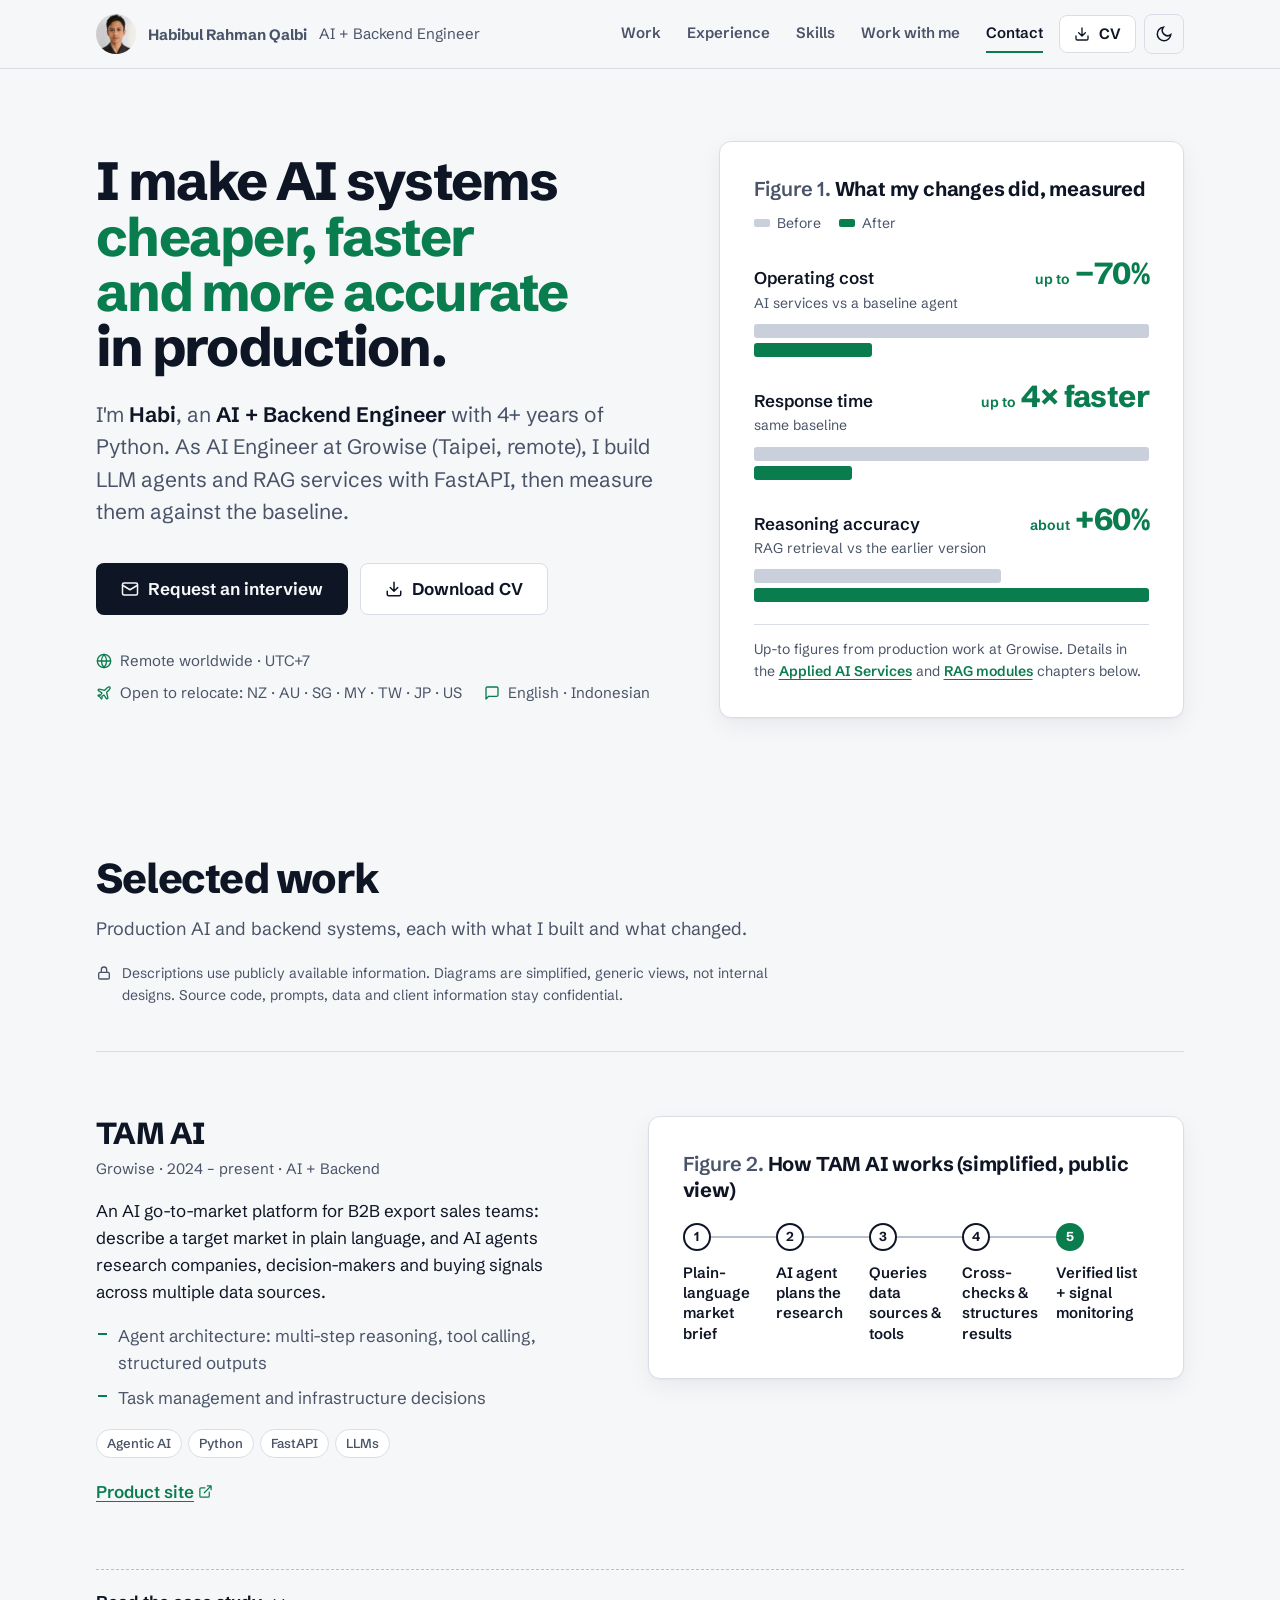
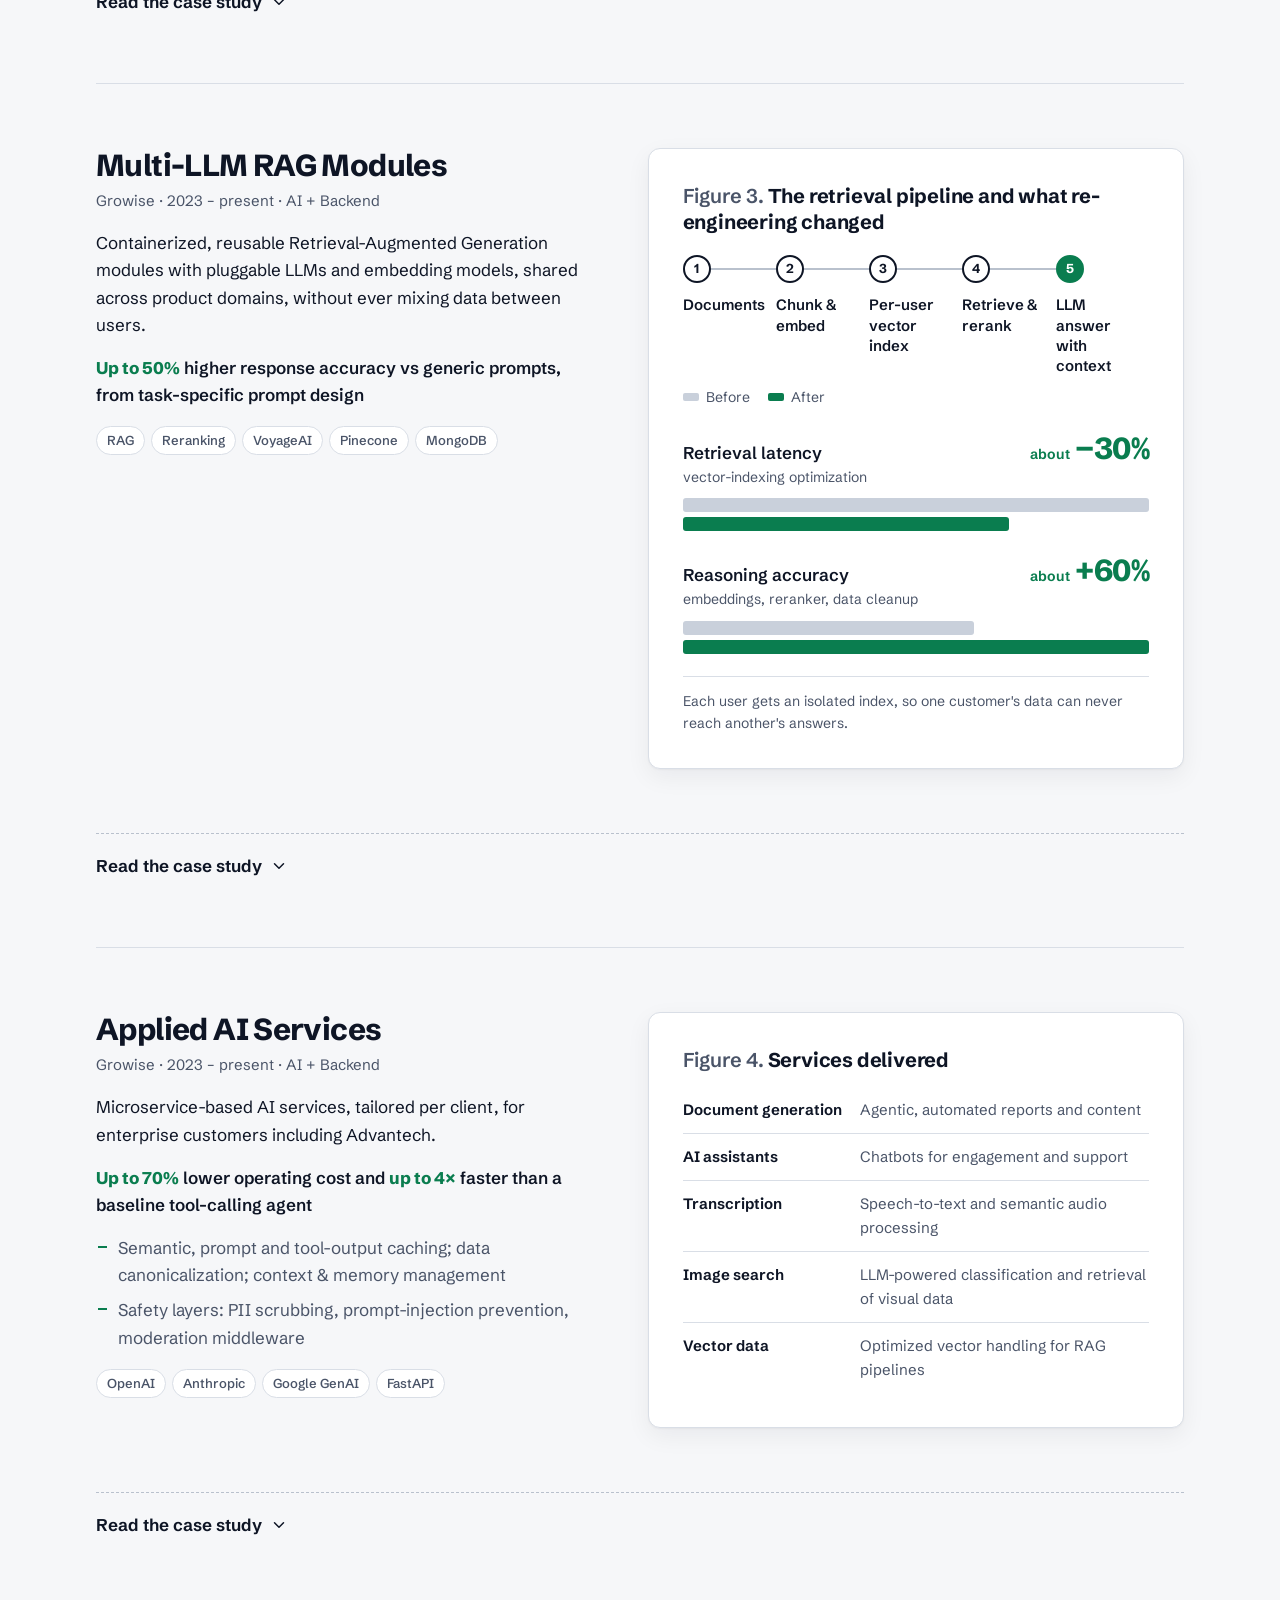
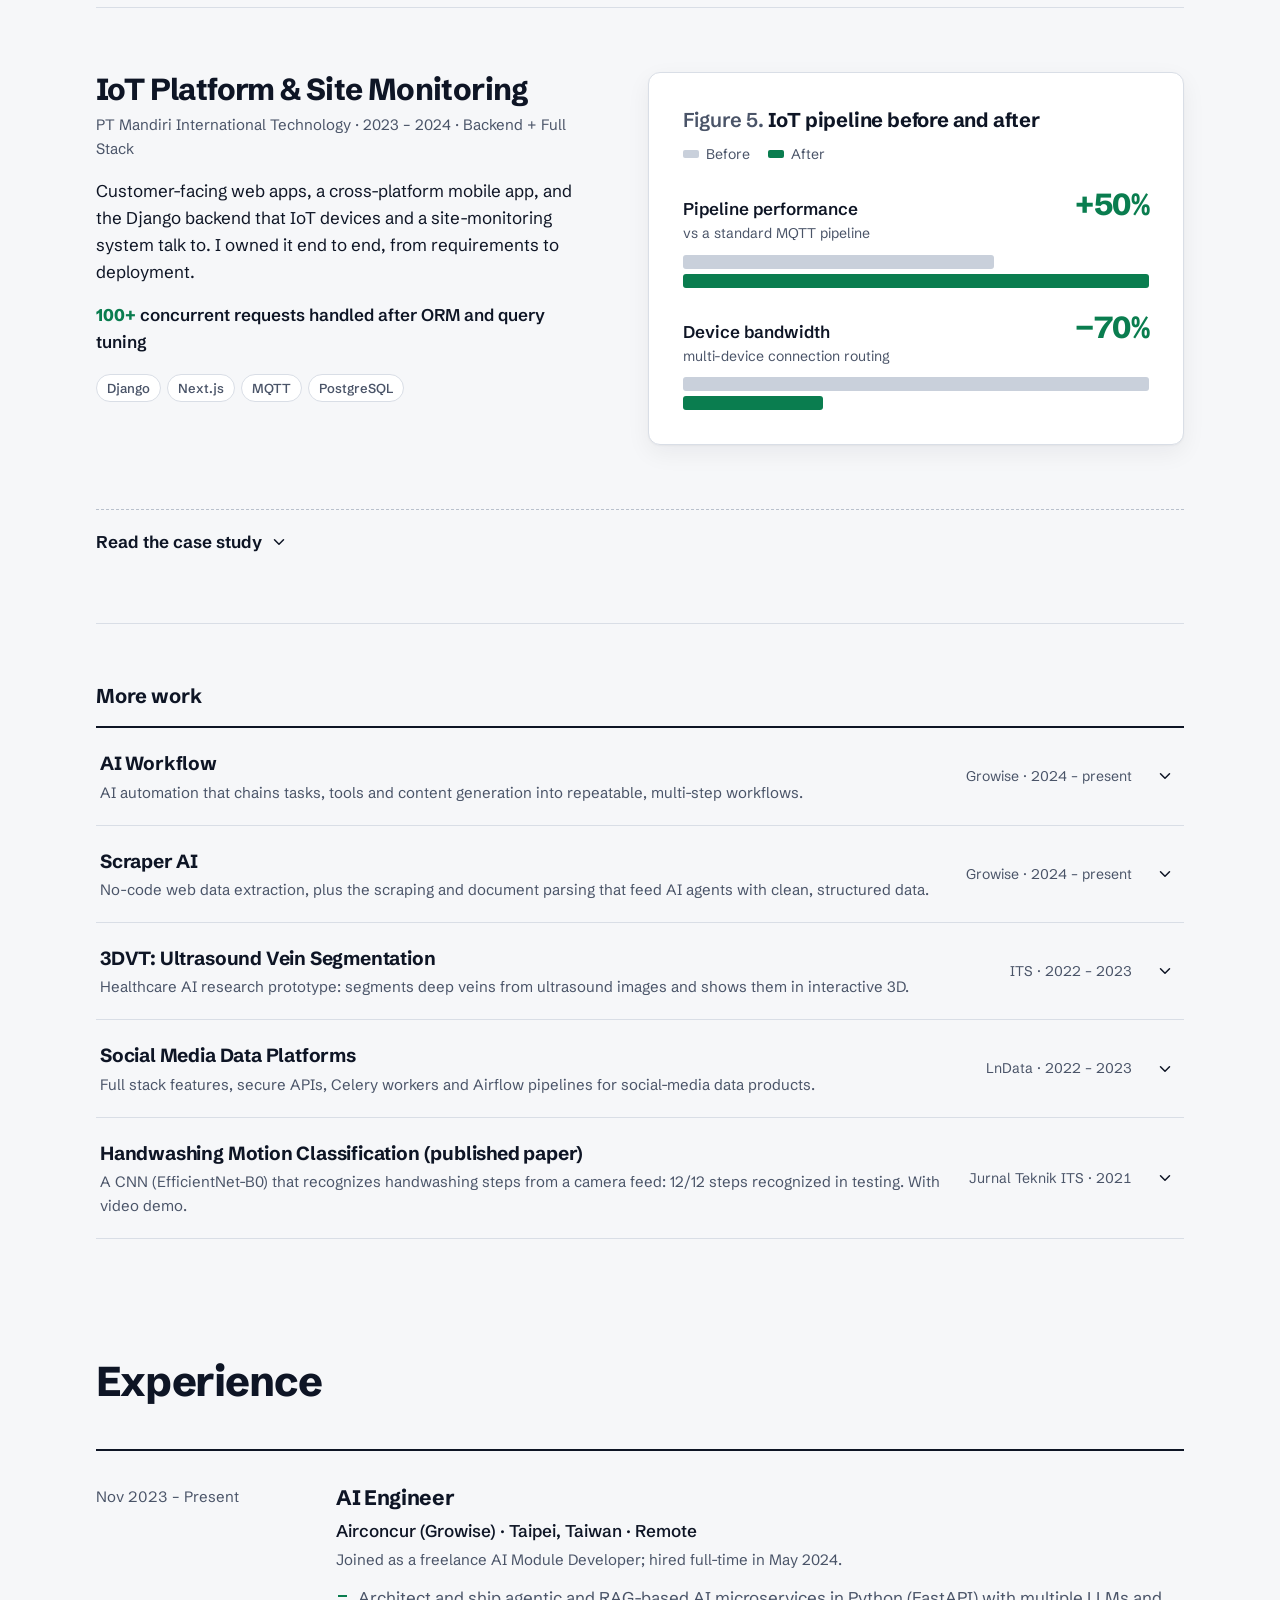
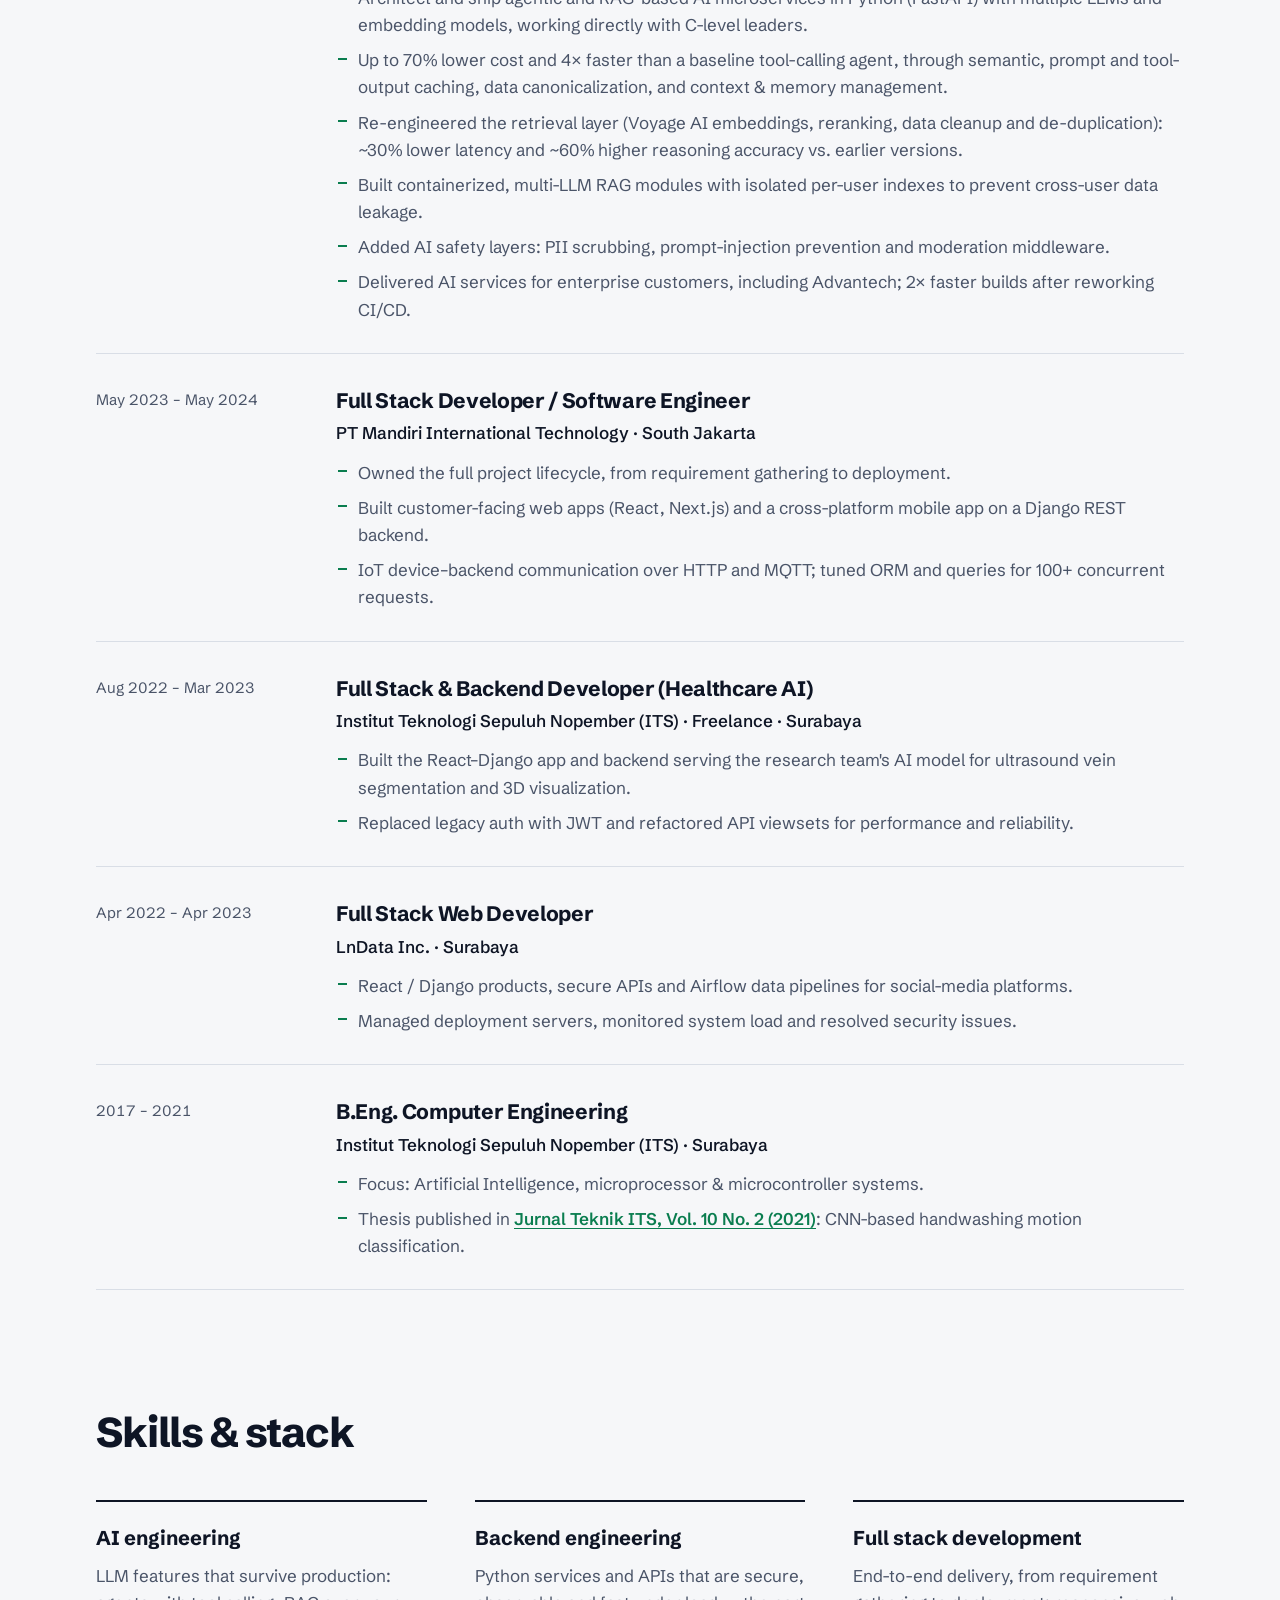
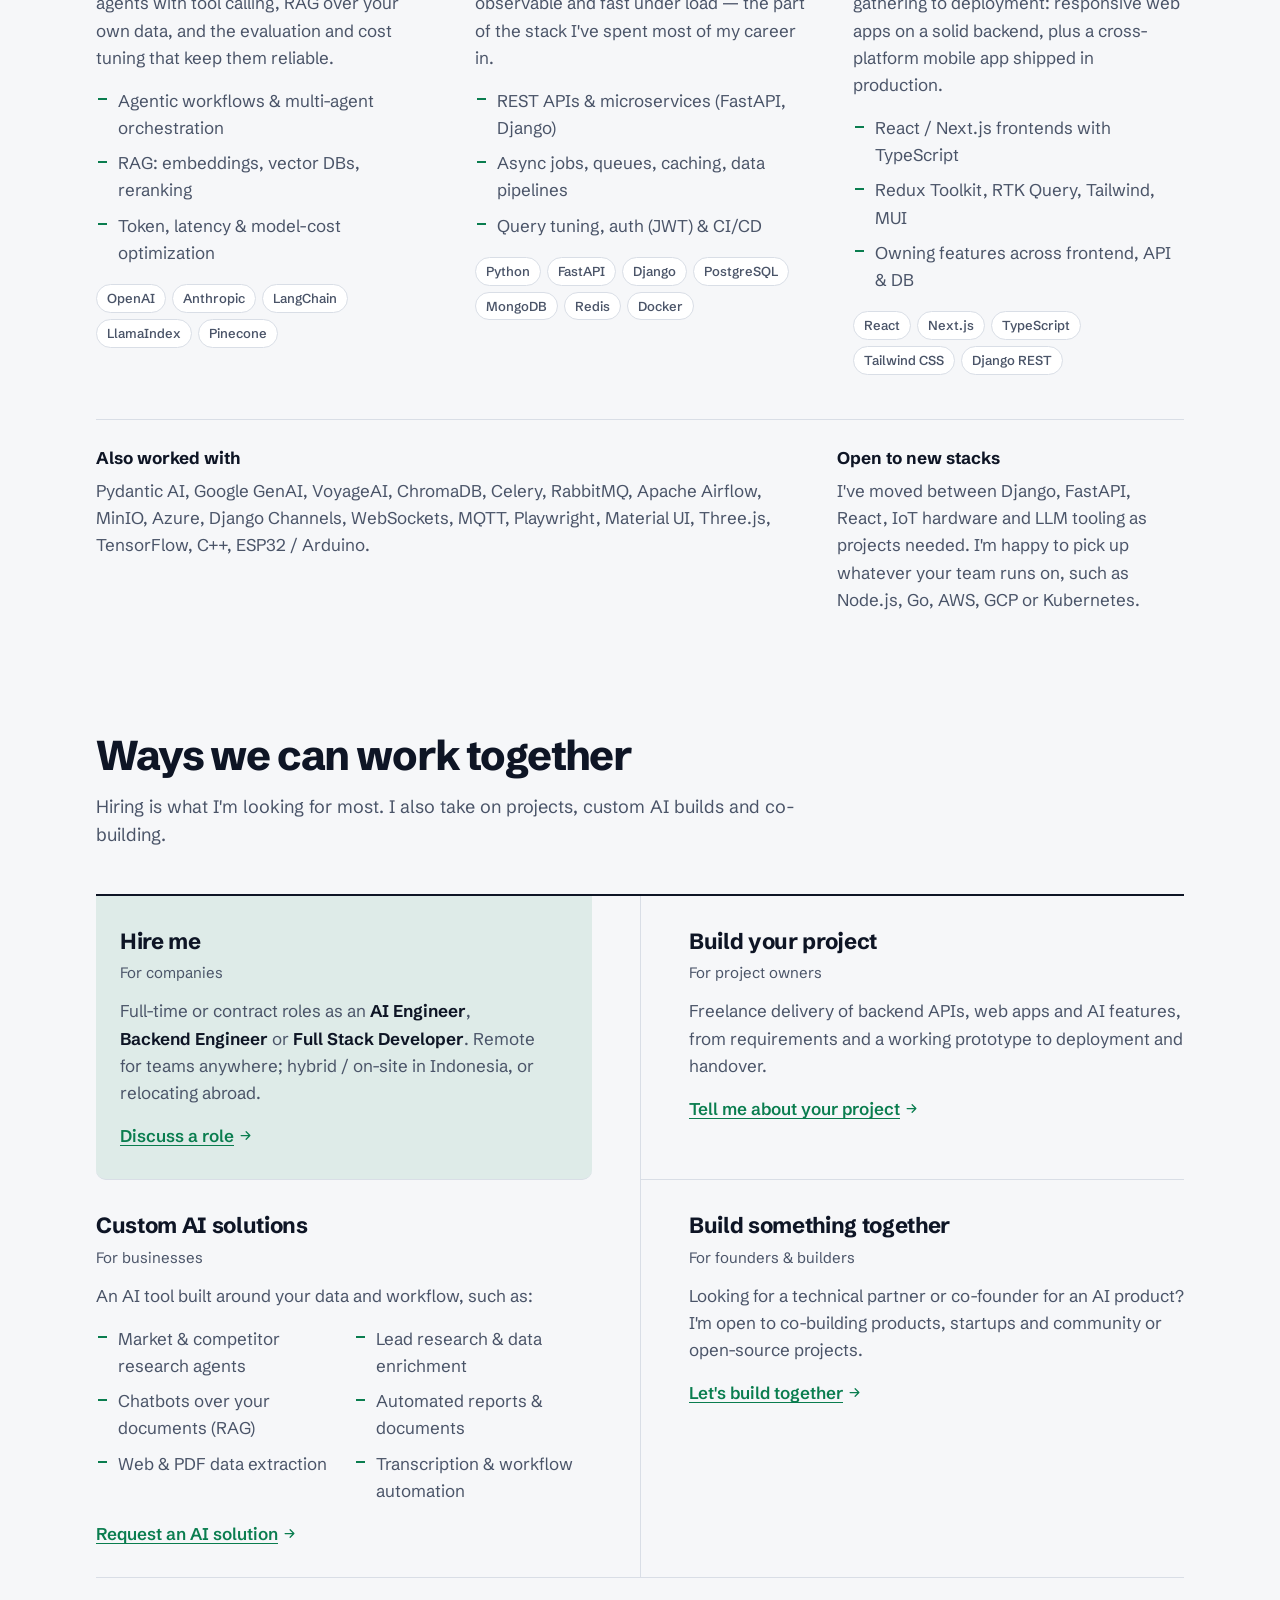
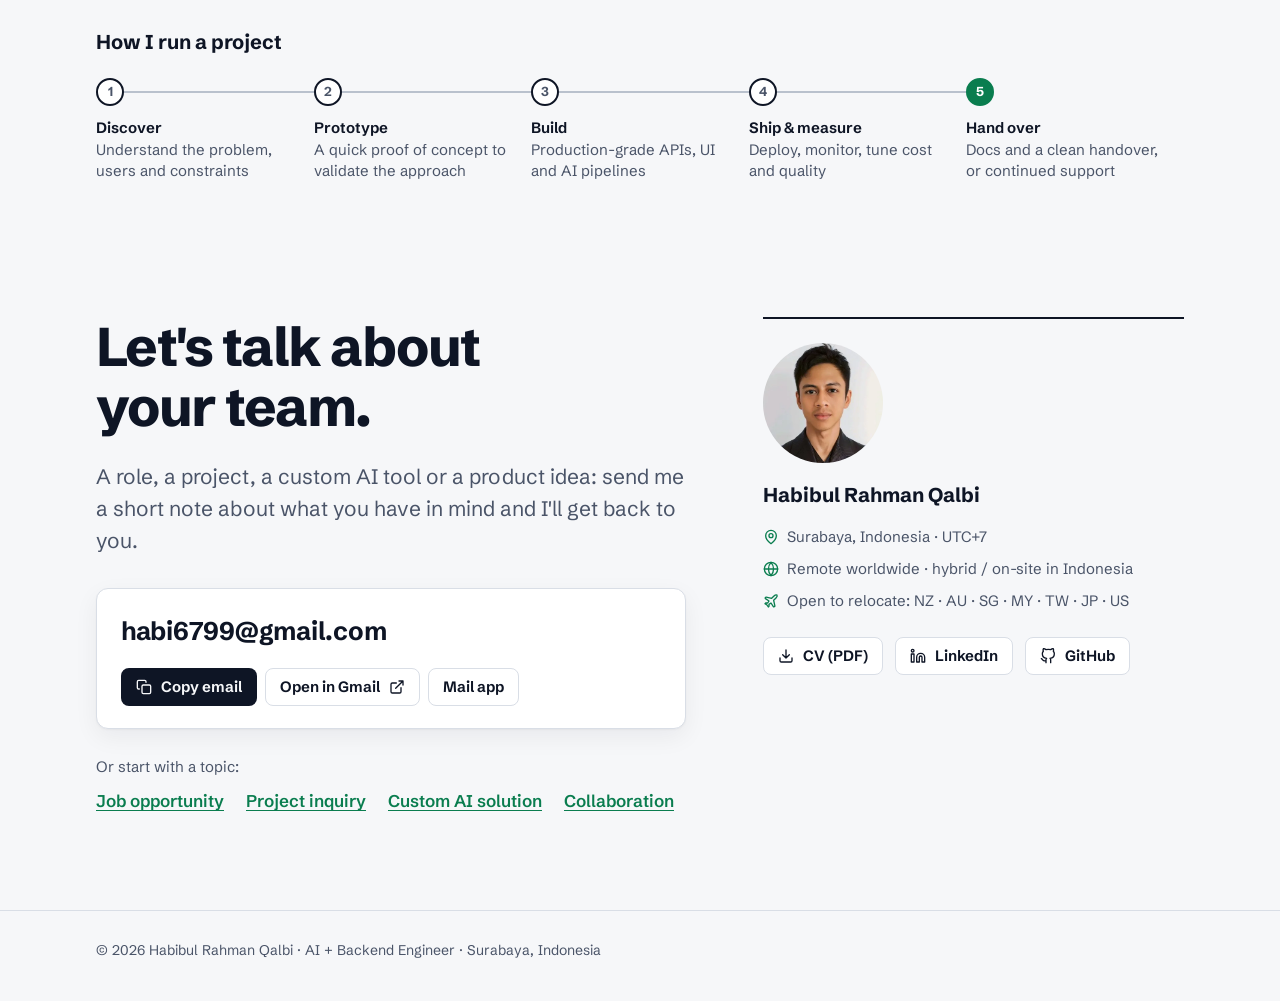
<file: index.html>
<!doctype html>
<html lang="en">
<head>
  <meta charset="utf-8" />
  <meta name="viewport" content="width=device-width, initial-scale=1" />
  <title>Habibul Rahman Qalbi — AI + Backend Engineer</title>
  <meta name="description" content="Habibul Rahman Qalbi (Habi) — AI + Backend Engineer from Surabaya, Indonesia. Production LLM agents and RAG services measured against baselines: up to 70% lower cost and 4× faster. Open to remote roles and relocation. Python, FastAPI, Django, React/Next.js." />
  <meta name="author" content="Habibul Rahman Qalbi" />
  <link rel="canonical" href="https://upchunk.github.io/" />
  <meta name="theme-color" content="#f6f7f9" media="(prefers-color-scheme: light)" />
  <meta name="theme-color" content="#0f141b" media="(prefers-color-scheme: dark)" />

  <meta property="og:type" content="profile" />
  <meta property="og:url" content="https://upchunk.github.io/" />
  <meta property="og:title" content="Habibul Rahman Qalbi — AI + Backend Engineer" />
  <meta property="og:description" content="I make AI systems cheaper, faster and more accurate in production. Open to remote roles and relocation." />
  <meta property="og:image" content="https://upchunk.github.io/og.png" />
  <meta property="og:image:width" content="1200" />
  <meta property="og:image:height" content="630" />
  <meta name="twitter:card" content="summary_large_image" />
  <meta name="twitter:title" content="Habibul Rahman Qalbi — AI + Backend Engineer" />
  <meta name="twitter:description" content="Production LLM agents and RAG services, measured against baselines. Open to remote roles and relocation." />
  <meta name="twitter:image" content="https://upchunk.github.io/og.png" />

  <script type="application/ld+json">
  {
    "@context": "https://schema.org",
    "@graph": [
      {
        "@type": "Person",
        "@id": "https://upchunk.github.io/#person",
        "name": "Habibul Rahman Qalbi",
        "alternateName": "Habi",
        "url": "https://upchunk.github.io/",
        "image": "https://upchunk.github.io/avatar.jpg",
        "jobTitle": "AI Engineer",
        "email": "mailto:habi6799@gmail.com",
        "address": { "@type": "PostalAddress", "addressLocality": "Surabaya", "addressRegion": "East Java", "addressCountry": "ID" },
        "alumniOf": { "@type": "CollegeOrUniversity", "name": "Institut Teknologi Sepuluh Nopember (ITS)" },
        "knowsLanguage": ["English", "Indonesian"],
        "knowsAbout": ["Artificial Intelligence", "Large Language Models", "Retrieval-Augmented Generation", "AI Agents", "Backend Development", "Full Stack Development", "Python", "FastAPI", "Django", "React", "Next.js", "TypeScript", "PostgreSQL", "MongoDB", "Redis", "Docker"],
        "sameAs": ["https://www.linkedin.com/in/upchunk", "https://github.com/upchunk"]
      },
      {
        "@type": "ScholarlyArticle",
        "headline": "Klasifikasi Gerakan Cuci Tangan Berbasis Convolutional Neural Network (CNN)",
        "author": [{ "@id": "https://upchunk.github.io/#person" }, { "@type": "Person", "name": "Eko Mulyanto Yuniarno" }, { "@type": "Person", "name": "Reza Fuad Rachmadi" }],
        "datePublished": "2021",
        "isPartOf": { "@type": "Periodical", "name": "Jurnal Teknik ITS" },
        "sameAs": ["https://doi.org/10.12962/j23373539.v10i2.75377", "https://www.neliti.com/publications/501150/klasifikasi-gerakan-cuci-tangan-berbasis-convolutional-neural-network-cnn"]
      },
      {
        "@type": "ProfessionalService",
        "name": "Habi — AI & Software Engineering",
        "url": "https://upchunk.github.io/#work-with-me",
        "provider": { "@id": "https://upchunk.github.io/#person" },
        "areaServed": "Worldwide",
        "serviceType": ["Custom AI solutions", "AI agents and RAG systems", "Backend API development", "Full stack web development", "Web data extraction"]
      }
    ]
  }
  </script>

  <link rel="icon" href="data:image/svg+xml,%3Csvg xmlns='http://www.w3.org/2000/svg' viewBox='0 0 64 64'%3E%3Crect width='64' height='64' rx='12' fill='%230e1525'/%3E%3Crect x='14' y='40' width='36' height='8' rx='2' fill='%230a7d4f'/%3E%3Crect x='14' y='26' width='24' height='8' rx='2' fill='%23c9d0db'/%3E%3Crect x='14' y='12' width='14' height='8' rx='2' fill='%23c9d0db'/%3E%3C/svg%3E" />
  <link rel="preload" as="font" type="font/woff2" href="fonts/schibsted-grotesk-var-latin.woff2" crossorigin />
  <style>
@font-face{font-family:"Schibsted Grotesk";src:url("fonts/schibsted-grotesk-var-latin.woff2") format("woff2");font-weight:400 900;font-style:normal;font-display:swap}
@font-face{font-family:"Grotesk Fallback";src:local("Arial"),local("Liberation Sans"),local("Helvetica");size-adjust:101%;ascent-override:96%;descent-override:25%;line-gap-override:0%}
:root{--bg:#f6f7f9;--paper:#fff;--ink:#0e1525;--mut:#4a5468;--rule:#d9dee6;--rule-strong:#b9c1cd;--base:#c9d0db;--green:#0a7d4f;--green-ink:#fff;--green-soft:rgba(10,125,79,.1);--shadow:0 1px 2px rgba(14,21,37,.04),0 8px 24px rgba(14,21,37,.06);--sans:"Schibsted Grotesk","Grotesk Fallback",system-ui,-apple-system,sans-serif;--ease:cubic-bezier(.16,1,.3,1);color-scheme:light}
@media (prefers-color-scheme:dark){:root:not([data-theme="light"]){--bg:#0f141b;--paper:#161c25;--ink:#e8ecf2;--mut:#a3adbd;--rule:#29313e;--rule-strong:#3c4656;--base:#3a4454;--green:#3fcf8e;--green-ink:#06130d;--green-soft:rgba(63,207,142,.12);--shadow:0 1px 2px rgba(0,0,0,.3),0 8px 24px rgba(0,0,0,.25);color-scheme:dark}}
:root[data-theme="dark"]{--bg:#0f141b;--paper:#161c25;--ink:#e8ecf2;--mut:#a3adbd;--rule:#29313e;--rule-strong:#3c4656;--base:#3a4454;--green:#3fcf8e;--green-ink:#06130d;--green-soft:rgba(63,207,142,.12);--shadow:0 1px 2px rgba(0,0,0,.3),0 8px 24px rgba(0,0,0,.25);color-scheme:dark}
*,*::before,*::after{box-sizing:border-box}
*{margin:0;padding:0}
html{scroll-behavior:smooth;scroll-padding-top:84px;-webkit-text-size-adjust:100%;scrollbar-color:var(--rule-strong) var(--bg)}
body{font:400 1.0625rem/1.6 var(--sans);background:var(--bg);color:var(--ink);caret-color:var(--green);overflow-x:hidden}
::selection{background:var(--green);color:var(--green-ink)}
a{color:inherit;text-decoration:none}
ul,ol{list-style:none}
img{display:block;max-width:100%}
button{font:inherit;color:inherit}
:focus-visible{outline:2px solid var(--green);outline-offset:3px;border-radius:4px}
.metric-h strong,.when{font-variant-numeric:tabular-nums}
.i{width:18px;height:18px;fill:none;stroke:currentColor;stroke-width:2;stroke-linecap:round;stroke-linejoin:round;flex-shrink:0}
.skip{position:absolute;left:-999px;top:8px;z-index:200;padding:10px 14px;border-radius:6px;background:var(--ink);color:var(--bg)}
.skip:focus{left:8px}
.link{color:var(--green);font-weight:600;text-decoration:underline;text-decoration-thickness:1px;text-underline-offset:3px;display:inline-flex;align-items:center;gap:4px}
.link:hover{text-decoration-thickness:2px}
.link .i{width:15px;height:15px}
.wrap{max-width:1200px;margin:0 auto;padding:0 clamp(16px,5vw,56px)}

/* Header */
.top{position:sticky;top:0;z-index:50;background:color-mix(in srgb,var(--bg) 92%,transparent);backdrop-filter:saturate(1.4) blur(10px);-webkit-backdrop-filter:saturate(1.4) blur(10px);border-bottom:1px solid var(--rule)}
.top .wrap{display:flex;align-items:center;gap:16px;height:68px}
.me{display:flex;align-items:center;gap:12px;min-width:0}
.me img{width:40px;height:40px;border-radius:50%;object-fit:cover}
.me b{font-weight:700;white-space:nowrap}
.me span{color:var(--mut);font-size:.9375rem;white-space:nowrap;overflow:hidden;text-overflow:ellipsis}
.nav{margin-left:auto;display:flex;gap:26px;font-size:.9375rem;font-weight:600}
.nav a{color:var(--mut);padding:6px 0;border-bottom:2px solid transparent;transition:color .2s,border-color .2s}
.nav a:hover,.nav a.active{color:var(--ink);border-color:var(--green)}
.tools{display:flex;align-items:center;gap:8px}
.icon-btn{display:grid;place-items:center;width:40px;height:40px;border-radius:8px;cursor:pointer;background:transparent;border:1px solid var(--rule);color:var(--ink);transition:border-color .2s}
.icon-btn:hover{border-color:var(--rule-strong)}
.icon-btn .sun{display:none}
:root[data-theme="dark"] .icon-btn .sun{display:block}
:root[data-theme="dark"] .icon-btn .moon{display:none}
@media (prefers-color-scheme:dark){:root:not([data-theme="light"]) .icon-btn .sun{display:block}:root:not([data-theme="light"]) .icon-btn .moon{display:none}}
.menu-btn{display:none}

/* Buttons */
.btn{display:inline-flex;align-items:center;justify-content:center;gap:9px;padding:15px 24px;border-radius:8px;font:650 1.0625rem/1.2 var(--sans);cursor:pointer;border:1px solid transparent;transition:background .2s,border-color .2s,transform .2s var(--ease)}
.btn:active{transform:translateY(1px)}
.btn.primary{background:var(--ink);color:var(--bg)}
.btn.primary:hover{background:var(--green);color:var(--green-ink)}
.btn.ghost{background:var(--paper);border-color:var(--rule);color:var(--ink)}
.btn.ghost:hover{border-color:var(--ink)}
.btn.small{padding:9px 14px;font-size:.9375rem}
.btn.small .i{width:16px;height:16px}

/* Hero */
.hero{padding:clamp(40px,8vh,88px) 0 clamp(8px,2vh,24px)}
.hero .wrap{display:grid;grid-template-columns:minmax(0,1.2fr) minmax(0,1fr);gap:clamp(32px,5vw,72px);align-items:center}
h1{font-size:clamp(2.25rem,1.2rem + 2.7vw,3.6rem);line-height:1.03;font-weight:760;letter-spacing:-.032em;text-wrap:balance}
h1 em{font-style:normal;color:var(--green)}
.lead{font-size:clamp(1.0625rem,.95rem + .45vw,1.3125rem);line-height:1.55;color:var(--mut);max-width:36em;margin-top:24px}
.lead strong{color:var(--ink);font-weight:650}
.cta{display:flex;flex-wrap:wrap;gap:12px;margin-top:34px}
.facts{display:flex;flex-wrap:wrap;gap:8px 22px;margin-top:34px;color:var(--mut);font-size:.9375rem}
.facts li{display:inline-flex;align-items:center;gap:8px}
.facts .i{width:16px;height:16px;color:var(--green)}

/* Figures */
.fig{background:var(--paper);border:1px solid var(--rule);border-radius:12px;padding:clamp(22px,3vw,34px);box-shadow:var(--shadow)}
.fig-t{font-size:1.25rem;line-height:1.3;font-weight:700;letter-spacing:-.01em}
.fig-t .n{color:var(--mut);font-weight:600}
.legend{display:flex;gap:18px;margin-top:10px;font-size:.875rem;color:var(--mut)}
.legend span{display:inline-flex;align-items:center;gap:7px}
.legend i{width:16px;height:8px;border-radius:2px;background:var(--base)}
.legend i.after{background:var(--green)}
.metric{margin-top:24px}
.metric-h{display:flex;justify-content:space-between;align-items:baseline;gap:12px;font-weight:600}
.metric-h strong{font-size:clamp(1.5rem,1.1rem + 1vw,2rem);line-height:1;font-weight:760;letter-spacing:-.02em;color:var(--green);white-space:nowrap}
.metric-h small{display:block;font-size:.875rem;font-weight:400;color:var(--mut)}
.metric-h .q{font-size:.875rem;font-weight:650;letter-spacing:0;margin-right:5px}
.bars{display:grid;gap:5px;margin-top:10px}
.bars i{display:block;height:14px;width:var(--w);border-radius:3px;background:var(--base)}
.bars i.after{background:var(--green);transform-origin:left}
.js .fig.draw .bars i.after{transform:scaleX(0);transition:transform 1.1s var(--ease) calc(var(--d,0) * 140ms + 250ms)}
.js .fig.draw.drawn .bars i.after{transform:none}
.fig figcaption,.fig .cap{margin-top:22px;padding-top:14px;border-top:1px solid var(--rule);font-size:.875rem;line-height:1.55;color:var(--mut)}

/* Sections */
.section{padding:clamp(72px,10vw,120px) 0 0}
h2{font-size:clamp(1.75rem,1.15rem + 1.9vw,2.6rem);line-height:1.1;font-weight:760;letter-spacing:-.028em;text-wrap:balance}
.section-lead{color:var(--mut);max-width:40em;margin-top:14px;font-size:1.125rem}
.note{display:flex;gap:10px;align-items:flex-start;margin-top:18px;font-size:.875rem;color:var(--mut);max-width:52em}
.note .i{width:16px;height:16px;margin-top:3px}

/* Chapters */
.chapters{margin-top:44px;border-top:1px solid var(--rule)}
.chapter{display:grid;grid-template-columns:minmax(0,1fr) minmax(0,1.1fr);gap:clamp(28px,5vw,64px);padding:clamp(40px,6vw,64px) 0;border-bottom:1px solid var(--rule);align-items:start}
.chapter h3{font-size:clamp(1.5rem,1.2rem + .9vw,1.9rem);line-height:1.15;font-weight:740;letter-spacing:-.02em}
.meta{color:var(--mut);font-size:.9375rem;margin-top:6px}
.chapter .sum{margin-top:16px}
.did{margin-top:16px;display:grid;gap:8px}
.did li{position:relative;padding-left:22px;color:var(--mut)}
.did li::before{content:"";position:absolute;left:2px;top:.68em;width:9px;height:2px;background:var(--green)}
.did strong{color:var(--ink);font-weight:650}
.result-line{margin-top:16px;font-weight:600}
.result-line b{color:var(--green);font-weight:760}
.tags{display:flex;flex-wrap:wrap;gap:6px;margin-top:18px}
.tags span{font-size:.8125rem;font-weight:550;padding:3px 10px;border-radius:999px;border:1px solid var(--rule);color:var(--mut);background:var(--paper)}
.ch-links{display:flex;flex-wrap:wrap;gap:20px;margin-top:20px}

/* Pipeline figure */
.pipe{display:grid;grid-template-columns:repeat(var(--n,5),minmax(0,1fr));gap:0;margin-top:20px;counter-reset:step}
.pipe li{position:relative;padding:40px 10px 0 0;font-size:.9375rem;line-height:1.35;font-weight:600;counter-increment:step}
.pipe li::before{content:counter(step);position:absolute;left:0;top:0;width:28px;height:28px;border-radius:50%;display:grid;place-items:center;font-size:.8125rem;font-weight:700;background:var(--paper);border:2px solid var(--ink);z-index:1}
.pipe li::after{content:"";position:absolute;left:28px;right:0;top:13px;height:2px;background:var(--rule-strong)}
.pipe li:last-child::before{background:var(--green);border-color:var(--green);color:var(--green-ink)}
.pipe li:last-child::after{content:none}

/* Table figure */
.tbl{width:100%;border-collapse:collapse;margin-top:14px;font-size:.9375rem}
.tbl th,.tbl td{text-align:left;vertical-align:top;padding:11px 0;border-bottom:1px solid var(--rule)}
.tbl th{font-weight:650;padding-right:18px;white-space:nowrap}
.tbl td{color:var(--mut)}
.tbl tr:last-child th,.tbl tr:last-child td{border-bottom:0}

/* Case study disclosure */
.case{grid-column:1 / -1;border-top:1px dashed var(--rule-strong);padding-top:4px}
.case>summary{list-style:none;cursor:pointer;display:inline-flex;align-items:center;gap:8px;padding:14px 0 4px;font-weight:650;color:var(--ink)}
.case>summary::-webkit-details-marker{display:none}
.case>summary:hover{color:var(--green)}
.case>summary .i{transition:transform .3s var(--ease)}
.case[open]>summary .i{transform:rotate(180deg)}
.case-body{display:grid;grid-template-columns:repeat(2,minmax(0,1fr));gap:8px clamp(28px,5vw,64px);padding:12px 0 8px}
.case-body h4{font-size:1rem;font-weight:700;margin:14px 0 6px}
.case-body p,.case-body li{color:var(--mut)}
.case-body .wide{grid-column:1 / -1}
.cite{font-size:.875rem;color:var(--mut);border-top:1px solid var(--rule);padding-top:10px;margin-top:8px}

/* More work index */
.index{margin-top:56px}
.index>h3{font-size:1.25rem;font-weight:700}
.index-list{margin-top:14px;border-top:2px solid var(--ink)}
.row{border-bottom:1px solid var(--rule)}
.row>summary{list-style:none;cursor:pointer;display:grid;grid-template-columns:minmax(0,1fr) auto 24px;gap:8px 24px;align-items:center;padding:20px 4px;transition:background .2s}
.row>summary::-webkit-details-marker{display:none}
.row>summary:hover{background:var(--green-soft)}
.row h4{font-size:1.1875rem;font-weight:700;letter-spacing:-.01em}
.row h4+p{color:var(--mut);font-size:.9375rem;margin-top:2px}
.row .when{color:var(--mut);font-size:.875rem;text-align:right;white-space:nowrap}
.row>summary>.i{transition:transform .3s var(--ease)}
.row[open]>summary>.i{transform:rotate(180deg)}
.row .case-body{padding:0 4px 28px}
.yt{position:relative;aspect-ratio:16 / 9;border-radius:10px;overflow:hidden;background:#000;border:1px solid var(--rule);margin-top:6px}
.yt-play{all:unset;position:absolute;inset:0;cursor:pointer;display:grid;place-items:center}
.yt-play img{position:absolute;inset:0;width:100%;height:100%;object-fit:cover}
.yt-btn{position:relative;transition:transform .2s;filter:drop-shadow(0 4px 12px rgba(0,0,0,.4))}
.yt-play:hover .yt-btn,.yt-play:focus-visible .yt-btn{transform:scale(1.08)}
.yt-play:focus-visible{outline:2px solid var(--green);outline-offset:-2px}
.yt iframe{position:absolute;inset:0;width:100%;height:100%;border:0}
.yt-cap{margin-top:8px;font-size:.875rem}

/* Experience */
.xp{margin-top:44px;border-top:2px solid var(--ink)}
.xp>li{display:grid;grid-template-columns:200px minmax(0,1fr);gap:8px 40px;padding:30px 0;border-bottom:1px solid var(--rule)}
.xp .when{color:var(--mut);font-size:.9375rem;padding-top:4px}
.xp h3{font-size:1.3125rem;font-weight:720;letter-spacing:-.015em}
.xp .org{color:var(--ink);font-weight:550;margin-top:2px}
.xp .aside{color:var(--mut);font-size:.9375rem;margin-top:4px}
.xp ul{margin-top:12px}

/* Skills */
.skills{display:grid;grid-template-columns:repeat(3,minmax(0,1fr));gap:clamp(24px,4vw,48px);margin-top:44px}
.skill{border-top:2px solid var(--ink);padding-top:20px}
.skill h3{font-size:1.25rem;font-weight:720}
.skill>p{color:var(--mut);margin-top:8px}
.also{display:grid;grid-template-columns:minmax(0,2fr) minmax(0,1fr);gap:clamp(24px,4vw,48px);margin-top:44px;padding-top:24px;border-top:1px solid var(--rule)}
.also h3{font-size:1.0625rem;font-weight:700}
.also p{color:var(--mut);margin-top:6px}

/* Work with me */
.ways{display:grid;grid-template-columns:repeat(2,minmax(0,1fr));margin-top:44px;border-top:2px solid var(--ink)}
.way{padding:28px 0 30px;border-bottom:1px solid var(--rule)}
.way:nth-child(odd){padding-right:clamp(20px,4vw,48px)}
.way:nth-child(even){padding-left:clamp(20px,4vw,48px);border-left:1px solid var(--rule)}
.way h3{font-size:1.375rem;font-weight:720;letter-spacing:-.015em}
.way .for{color:var(--mut);font-size:.9375rem;margin-top:2px}
.way>p:not(.for){margin-top:12px;color:var(--mut)}
.way>p strong{color:var(--ink);font-weight:650}
.way .did{grid-template-columns:1fr 1fr;column-gap:20px}
.way .link{margin-top:16px}
.way.lead-way{background:var(--green-soft);padding-left:24px;margin-right:clamp(20px,4vw,48px);border-radius:0 0 10px 10px}
.process{margin-top:48px}
.process h3{font-size:1.25rem;font-weight:700}
.process .pipe li{font-weight:400;color:var(--mut)}
.process .pipe strong{display:block;color:var(--ink);font-weight:650;margin-bottom:2px}

/* Contact */
.contact{padding:clamp(80px,11vw,136px) 0 clamp(64px,8vw,96px)}
.contact .wrap{display:grid;grid-template-columns:minmax(0,1.4fr) minmax(0,1fr);gap:clamp(32px,6vw,80px);align-items:start}
.contact h2{font-size:clamp(2rem,1.2rem + 2.8vw,3.4rem)}
.mail{margin-top:30px;background:var(--paper);border:1px solid var(--rule);border-radius:12px;padding:22px 24px;box-shadow:var(--shadow)}
.mail-addr{display:block;font-size:clamp(1.25rem,1rem + 1vw,1.6rem);font-weight:700;letter-spacing:-.01em;word-break:break-all}
.mail-actions{display:flex;flex-wrap:wrap;gap:8px;margin-top:16px}
.topics{margin-top:26px}
.topics p{color:var(--mut);font-size:.9375rem}
.topics ul{display:flex;flex-wrap:wrap;gap:8px 22px;margin-top:8px}
.card-me{border-top:2px solid var(--ink);padding-top:24px}
.card-me img{width:120px;height:120px;border-radius:50%;object-fit:cover}
.card-me .who{font-size:1.25rem;font-weight:720;margin-top:16px}
.card-me .facts{flex-direction:column;margin-top:14px}
.card-me .cta{margin-top:24px}
.footer{border-top:1px solid var(--rule);padding:28px 0 40px;color:var(--mut);font-size:.875rem}
.toast{position:fixed;left:50%;bottom:24px;transform:translate(-50%,16px);opacity:0;pointer-events:none;padding:10px 18px;border-radius:8px;background:var(--ink);color:var(--bg);font-size:.9375rem;font-weight:600;transition:opacity .25s,transform .25s var(--ease);z-index:300}
.toast.show{opacity:1;transform:translate(-50%,0)}

@media (max-width:1060px){.me>span{display:none}.nav{gap:20px}}
@media (max-width:900px){
  .nav{display:none;position:absolute;top:100%;left:0;right:0;flex-direction:column;gap:0;padding:8px clamp(16px,5vw,56px) 16px;background:var(--bg);border-bottom:1px solid var(--rule)}
  .nav.open{display:flex}
  .nav a{padding:12px 0;font-size:1.0625rem;border:0}
  .menu-btn{display:grid}
  .tools .cv{display:none}
  .hero .wrap,.chapter,.contact .wrap{grid-template-columns:1fr}
  .skills{grid-template-columns:1fr}
  .also{grid-template-columns:1fr}
  .xp>li{grid-template-columns:1fr}
}
@media (max-width:700px){
  .hero{padding-top:20px}
  .hero .wrap{gap:0}
  .hero-copy{display:contents}
  .hero .lead{margin-top:16px}
  .hero .cta{margin-top:22px;gap:10px}
  .hero .facts{order:1}
  #fig1{margin-top:24px}
  .ways{grid-template-columns:1fr}
  .way:nth-child(odd),.way:nth-child(even){padding:24px 0;border-left:0}
  .way.lead-way{margin-right:0;padding:24px 16px;border-radius:10px}
  .way .did{grid-template-columns:1fr}
  .case-body{grid-template-columns:1fr}
  .pipe{grid-template-columns:1fr;gap:0}
  .pipe li{padding:4px 0 18px 42px;min-height:46px}
  .pipe li::after{left:13px;right:auto;top:28px;bottom:0;width:2px;height:auto}
  .row>summary{grid-template-columns:minmax(0,1fr) 24px}
  .row .when{grid-column:1;grid-row:2;text-align:left}
  .row>summary>.i{grid-column:2;grid-row:1}
  .cta .btn{flex:1 1 auto}
}
@media (max-width:400px){.me b .full{display:none}}
@media (min-width:401px){.me b .short{display:none}}
@media (prefers-reduced-motion:reduce){*,*::before,*::after{transition:none !important;animation:none !important}html{scroll-behavior:auto}.js .fig.draw .bars i.after{transform:none}}
  </style>
  <script>
    document.documentElement.classList.add('js');
    try { const t = localStorage.getItem('theme'); if (t) document.documentElement.dataset.theme = t; } catch (e) {}
  </script>
</head>
<body>
  <a class="skip" href="#main">Skip to content</a>
  <svg width="0" height="0" style="position:absolute" aria-hidden="true">
    <defs>
      <symbol id="i-mail" viewBox="0 0 24 24"><rect x="2" y="4" width="20" height="16" rx="2"/><path d="m22 7-10 6L2 7"/></symbol>
      <symbol id="i-copy" viewBox="0 0 24 24"><rect x="9" y="9" width="13" height="13" rx="2"/><path d="M5 15H4a2 2 0 0 1-2-2V4a2 2 0 0 1 2-2h9a2 2 0 0 1 2 2v1"/></symbol>
      <symbol id="i-download" viewBox="0 0 24 24"><path d="M21 15v4a2 2 0 0 1-2 2H5a2 2 0 0 1-2-2v-4M7 10l5 5 5-5M12 15V3"/></symbol>
      <symbol id="i-external" viewBox="0 0 24 24"><path d="M15 3h6v6M10 14 21 3M18 13v6a2 2 0 0 1-2 2H5a2 2 0 0 1-2-2V8a2 2 0 0 1 2-2h6"/></symbol>
      <symbol id="i-arrow" viewBox="0 0 24 24"><path d="M5 12h14M13 6l6 6-6 6"/></symbol>
      <symbol id="i-chev" viewBox="0 0 24 24"><path d="m6 9 6 6 6-6"/></symbol>
      <symbol id="i-linkedin" viewBox="0 0 24 24"><path d="M16 8a6 6 0 0 1 6 6v7h-4v-7a2 2 0 0 0-4 0v7h-4v-7a6 6 0 0 1 6-6zM2 9h4v12H2z"/><circle cx="4" cy="4" r="2"/></symbol>
      <symbol id="i-github" viewBox="0 0 24 24"><path d="M9 19c-5 1.5-5-2.5-7-3m14 6v-3.9a3.4 3.4 0 0 0-.9-2.6c3.1-.3 6.4-1.5 6.4-7A5.4 5.4 0 0 0 20 4.8 5 5 0 0 0 19.9 1S18.7.7 16 2.5a13.4 13.4 0 0 0-7 0C6.3.7 5.1 1 5.1 1A5 5 0 0 0 5 4.8a5.4 5.4 0 0 0-1.5 3.7c0 5.4 3.3 6.6 6.4 7a3.4 3.4 0 0 0-.9 2.6V22"/></symbol>
      <symbol id="i-pin" viewBox="0 0 24 24"><path d="M20 10c0 6-8 12-8 12s-8-6-8-12a8 8 0 0 1 16 0z"/><circle cx="12" cy="10" r="3"/></symbol>
      <symbol id="i-globe" viewBox="0 0 24 24"><circle cx="12" cy="12" r="10"/><path d="M2 12h20M12 2a15 15 0 0 1 0 20M12 2a15 15 0 0 0 0 20"/></symbol>
      <symbol id="i-plane" viewBox="0 0 24 24"><path d="M17.8 19.2 16 11l3.5-3.5C21 6 21.5 4 21 3c-1-.5-3 0-4.5 1.5L13 8 4.8 6.2c-.5-.1-.9.1-1.1.5l-.3.5c-.2.5-.1 1 .3 1.3L9 12l-2 3H4l-1 1 3 2 2 3 1-1v-3l3-2 3.5 5.3c.3.4.8.5 1.3.3l.5-.2c.4-.3.6-.7.5-1.2z"/></symbol>
      <symbol id="i-chat" viewBox="0 0 24 24"><path d="M21 15a2 2 0 0 1-2 2H7l-4 4V5a2 2 0 0 1 2-2h14a2 2 0 0 1 2 2z"/></symbol>
      <symbol id="i-lock" viewBox="0 0 24 24"><rect x="4" y="11" width="16" height="10" rx="2"/><path d="M8 11V7a4 4 0 0 1 8 0v4"/></symbol>
    </defs>
  </svg>

  <header class="top">
    <div class="wrap">
      <a href="#top" class="me"><img src="avatar.jpg" alt="" width="40" height="40" /><b><span class="full">Habibul Rahman Qalbi</span><span class="short">Habibul R. Qalbi</span></b><span>AI + Backend Engineer</span></a>
      <nav class="nav" id="navLinks" aria-label="Main">
        <a href="#projects">Work</a>
        <a href="#experience">Experience</a>
        <a href="#skills">Skills</a>
        <a href="#work-with-me">Work with me</a>
        <a href="#contact">Contact</a>
      </nav>
      <div class="tools">
        <a class="btn ghost small cv" href="Habibul_Rahman_Qalbi_CV.pdf" download><svg class="i" aria-hidden="true"><use href="#i-download"/></svg> CV</a>
        <button class="icon-btn" id="themeToggle" type="button" aria-label="Toggle color theme">
          <svg class="sun" viewBox="0 0 24 24" width="18" height="18" fill="none" stroke="currentColor" stroke-width="2" aria-hidden="true"><circle cx="12" cy="12" r="4"/><path d="M12 2v2M12 20v2M4.9 4.9l1.4 1.4M17.7 17.7l1.4 1.4M2 12h2M20 12h2M4.9 19.1l1.4-1.4M17.7 6.3l1.4-1.4"/></svg>
          <svg class="moon" viewBox="0 0 24 24" width="18" height="18" fill="none" stroke="currentColor" stroke-width="2" aria-hidden="true"><path d="M21 12.8A9 9 0 1 1 11.2 3a7 7 0 0 0 9.8 9.8z"/></svg>
        </button>
        <button class="icon-btn menu-btn" id="menuBtn" type="button" aria-label="Open menu" aria-expanded="false" aria-controls="navLinks">
          <svg viewBox="0 0 24 24" width="20" height="20" fill="none" stroke="currentColor" stroke-width="2" aria-hidden="true"><path d="M4 7h16M4 12h16M4 17h16"/></svg>
        </button>
      </div>
    </div>
  </header>

  <main id="main">
    <!-- HERO -->
    <section class="hero" id="top">
      <div class="wrap">
        <div class="hero-copy">
          <h1>I make AI systems <em>cheaper, faster and more accurate</em> in production.</h1>
          <p class="lead">I'm <strong>Habi</strong>, an <strong>AI + Backend Engineer</strong> with <span class="yrs">4</span>+ years of Python. As AI Engineer at Growise (Taipei, remote), I build LLM agents and RAG services with FastAPI, then measure them against the baseline.</p>
          <div class="cta">
            <a class="btn primary" href="mailto:habi6799@gmail.com?subject=Interview%20request%20for%20Habi"><svg class="i" aria-hidden="true"><use href="#i-mail"/></svg> Request an interview</a>
            <a class="btn ghost" href="Habibul_Rahman_Qalbi_CV.pdf" download><svg class="i" aria-hidden="true"><use href="#i-download"/></svg> Download CV</a>
          </div>
          <ul class="facts">
            <li><svg class="i" aria-hidden="true"><use href="#i-globe"/></svg> Remote worldwide · UTC+7</li>
            <li><svg class="i" aria-hidden="true"><use href="#i-plane"/></svg> Open to relocate: NZ · AU · SG · MY · TW · JP · US</li>
            <li><svg class="i" aria-hidden="true"><use href="#i-chat"/></svg> English · Indonesian</li>
          </ul>
        </div>

        <figure class="fig draw" id="fig1" aria-labelledby="fig1-t">
          <p class="fig-t" id="fig1-t"><span class="n">Figure 1.</span> What my changes did, measured</p>
          <div class="legend" aria-hidden="true"><span><i></i>Before</span><span><i class="after"></i>After</span></div>
          <div class="metric">
            <div class="metric-h"><span>Operating cost<small>AI services vs a baseline agent</small></span><strong><span class="q">up to</span>−70%</strong></div>
            <div class="bars" aria-hidden="true"><i style="--w:100%"></i><i class="after" style="--w:30%;--d:0"></i></div>
          </div>
          <div class="metric">
            <div class="metric-h"><span>Response time<small>same baseline</small></span><strong><span class="q">up to</span>4× faster</strong></div>
            <div class="bars" aria-hidden="true"><i style="--w:100%"></i><i class="after" style="--w:25%;--d:1"></i></div>
          </div>
          <div class="metric">
            <div class="metric-h"><span>Reasoning accuracy<small>RAG retrieval vs the earlier version</small></span><strong><span class="q">about</span>+60%</strong></div>
            <div class="bars" aria-hidden="true"><i style="--w:62.5%"></i><i class="after" style="--w:100%;--d:2"></i></div>
          </div>
          <figcaption>Up-to figures from production work at Growise. Details in the <a class="link" href="#applied">Applied AI Services</a> and <a class="link" href="#rag">RAG modules</a> chapters below.</figcaption>
        </figure>
      </div>
    </section>

    <!-- PROJECTS -->
    <section id="projects" class="section">
      <div class="wrap">
        <h2>Selected work</h2>
        <p class="section-lead">Production AI and backend systems, each with what I built and what changed.</p>
        <p class="note"><svg class="i" aria-hidden="true"><use href="#i-lock"/></svg><span>Descriptions use publicly available information. Diagrams are simplified, generic views, not internal designs. Source code, prompts, data and client information stay confidential.</span></p>

        <div class="chapters">
          <!-- TAM AI -->
          <article class="chapter" id="tam">
            <div>
              <h3>TAM AI</h3>
              <p class="meta">Growise · 2024 – present · AI + Backend</p>
              <p class="sum">An AI go-to-market platform for B2B export sales teams: describe a target market in plain language, and AI agents research companies, decision-makers and buying signals across multiple data sources.</p>
              <ul class="did">
                <li>Agent architecture: multi-step reasoning, tool calling, structured outputs</li>
                <li>Task management and infrastructure decisions</li>
              </ul>
              <div class="tags"><span>Agentic AI</span><span>Python</span><span>FastAPI</span><span>LLMs</span></div>
              <div class="ch-links"><a class="link" href="https://www.growise.io/" target="_blank" rel="noopener">Product site <svg class="i" aria-hidden="true"><use href="#i-external"/></svg></a></div>
            </div>
            <figure class="fig">
              <p class="fig-t"><span class="n">Figure 2.</span> How TAM AI works (simplified, public view)</p>
              <ol class="pipe"><li>Plain-language market brief</li><li>AI agent plans the research</li><li>Queries data sources &amp; tools</li><li>Cross-checks &amp; structures results</li><li>Verified list + signal monitoring</li></ol>
            </figure>
            <details class="case" id="cs-tam">
              <summary>Read the case study <svg class="i" aria-hidden="true"><use href="#i-chev"/></svg></summary>
              <div class="case-body">
                <div>
                  <h4>The product</h4>
                  <p>B2B export sales teams spend hours finding which overseas companies buy their product, who the decision-maker is, and whether an email actually works. TAM AI lets a user describe a target market in plain language; AI agents then research it across a global company database, US customs trade records (by HS code), LinkedIn decision-maker data and government tenders, verify email deliverability, and return a structured, exportable list that can be monitored for new buying signals.</p>
                </div>
                <div>
                  <h4>My role</h4>
                  <ul class="did">
                    <li>Agent architecture: multi-step reasoning, task decomposition, dynamic tool calling and structured outputs.</li>
                    <li>Task management and infrastructure decisions for the AI services.</li>
                  </ul>
                  <h4>Engineering focus across my Growise role</h4>
                  <ul class="did">
                    <li><strong>Reliability:</strong> prompting, context engineering, retrieval, tool selection, error recovery and hallucination reduction.</li>
                    <li><strong>Cost &amp; speed:</strong> token usage, model selection, context size, caching and tool routing.</li>
                    <li><strong>Backend:</strong> asynchronous processing, streaming, concurrency, observability and resilience.</li>
                  </ul>
                </div>
              </div>
            </details>
          </article>

          <!-- RAG -->
          <article class="chapter" id="rag">
            <div>
              <h3>Multi-LLM RAG Modules</h3>
              <p class="meta">Growise · 2023 – present · AI + Backend</p>
              <p class="sum">Containerized, reusable Retrieval-Augmented Generation modules with pluggable LLMs and embedding models, shared across product domains, without ever mixing data between users.</p>
              <p class="result-line"><b>Up to 50%</b> higher response accuracy vs generic prompts, from task-specific prompt design</p>
              <div class="tags"><span>RAG</span><span>Reranking</span><span>VoyageAI</span><span>Pinecone</span><span>MongoDB</span></div>
            </div>
            <figure class="fig draw" id="fig3">
              <p class="fig-t"><span class="n">Figure 3.</span> The retrieval pipeline and what re-engineering changed</p>
              <ol class="pipe"><li>Documents</li><li>Chunk &amp; embed</li><li>Per-user vector index</li><li>Retrieve &amp; rerank</li><li>LLM answer with context</li></ol>
              <div class="legend" aria-hidden="true"><span><i></i>Before</span><span><i class="after"></i>After</span></div>
              <div class="metric">
                <div class="metric-h"><span>Retrieval latency<small>vector-indexing optimization</small></span><strong><span class="q">about</span>−30%</strong></div>
                <div class="bars" aria-hidden="true"><i style="--w:100%"></i><i class="after" style="--w:70%;--d:0"></i></div>
              </div>
              <div class="metric">
                <div class="metric-h"><span>Reasoning accuracy<small>embeddings, reranker, data cleanup</small></span><strong><span class="q">about</span>+60%</strong></div>
                <div class="bars" aria-hidden="true"><i style="--w:62.5%"></i><i class="after" style="--w:100%;--d:1"></i></div>
              </div>
              <p class="cap">Each user gets an isolated index, so one customer's data can never reach another's answers.</p>
            </figure>
            <details class="case" id="cs-rag">
              <summary>Read the case study <svg class="i" aria-hidden="true"><use href="#i-chev"/></svg></summary>
              <div class="case-body">
                <div>
                  <h4>The problem</h4>
                  <p>Several AI products needed to answer questions over customer-specific data, with LLMs and embedding models tailored per client, and without ever mixing data between users.</p>
                  <h4>Results</h4>
                  <ul class="did">
                    <li><strong>~30%</strong> lower retrieval latency vs. my first version, from vector-indexing optimization</li>
                    <li><strong>~60%</strong> higher reasoning accuracy vs. the unoptimized version, from the retrieval re-engineering plus context, prompt and inference-setting optimization</li>
                    <li><strong>Up to 50%</strong> higher response accuracy vs. generic prompts, using task-specific prompt design</li>
                  </ul>
                </div>
                <div>
                  <h4>What I built</h4>
                  <ul class="did">
                    <li>Containerized, reusable RAG modules with pluggable LLMs and embedding models, reused across application domains.</li>
                    <li>Isolated, user-specific index pipelines to prevent cross-user data leakage and data mismatch.</li>
                    <li>Integrations with Pinecone, ChromaDB and MongoDB.</li>
                    <li>Later re-engineered the retrieval layer: moved to Voyage AI embeddings, added a reranker, and cleaned, de-duplicated, merged and canonicalized the stored data so it is richer and unique.</li>
                  </ul>
                  <div class="tags"><span>Python</span><span>LlamaIndex</span><span>LangChain</span><span>VoyageAI</span><span>Reranking</span><span>Pinecone</span><span>ChromaDB</span><span>MongoDB</span><span>Docker</span></div>
                </div>
              </div>
            </details>
          </article>

          <!-- APPLIED AI -->
          <article class="chapter" id="applied">
            <div>
              <h3>Applied AI Services</h3>
              <p class="meta">Growise · 2023 – present · AI + Backend</p>
              <p class="sum">Microservice-based AI services, tailored per client, for enterprise customers including Advantech.</p>
              <p class="result-line"><b>Up to 70%</b> lower operating cost and <b>up to 4×</b> faster than a baseline tool-calling agent</p>
              <ul class="did">
                <li>Semantic, prompt and tool-output caching; data canonicalization; context &amp; memory management</li>
                <li>Safety layers: PII scrubbing, prompt-injection prevention, moderation middleware</li>
              </ul>
              <div class="tags"><span>OpenAI</span><span>Anthropic</span><span>Google GenAI</span><span>FastAPI</span></div>
            </div>
            <figure class="fig">
              <p class="fig-t"><span class="n">Figure 4.</span> Services delivered</p>
              <table class="tbl">
                <tr><th scope="row">Document generation</th><td>Agentic, automated reports and content</td></tr>
                <tr><th scope="row">AI assistants</th><td>Chatbots for engagement and support</td></tr>
                <tr><th scope="row">Transcription</th><td>Speech-to-text and semantic audio processing</td></tr>
                <tr><th scope="row">Image search</th><td>LLM-powered classification and retrieval of visual data</td></tr>
                <tr><th scope="row">Vector data</th><td>Optimized vector handling for RAG pipelines</td></tr>
              </table>
            </figure>
            <details class="case" id="cs-applied">
              <summary>Read the case study <svg class="i" aria-hidden="true"><use href="#i-chev"/></svg></summary>
              <div class="case-body">
                <div>
                  <h4>What I did</h4>
                  <ul class="did">
                    <li>Designed and shipped the services as modular Python microservices using multiple LLMs and embedding models.</li>
                    <li>Optimized prompts, retrieval and service logic, and brought in new LLM techniques as they matured.</li>
                    <li>Cut cost and latency with data canonicalization, semantic caching, LLM prompt-cache management, tool-output caching, and context &amp; memory management.</li>
                    <li>Added safety layers: PII / data scrubbing, prompt-injection prevention and moderation middleware.</li>
                  </ul>
                </div>
                <div>
                  <h4>Results</h4>
                  <ul class="did">
                    <li><strong>Up to 70%</strong> lower operating cost vs. a baseline tool-calling agent</li>
                    <li><strong>Up to 4×</strong> faster vs. the same baseline</li>
                    <li><strong>2×</strong> faster builds after reworking CI/CD</li>
                  </ul>
                  <div class="tags"><span>Python</span><span>FastAPI</span><span>OpenAI</span><span>Anthropic</span><span>Google GenAI</span><span>VoyageAI</span></div>
                </div>
              </div>
            </details>
          </article>

          <!-- IOT -->
          <article class="chapter" id="iot">
            <div>
              <h3>IoT Platform &amp; Site Monitoring</h3>
              <p class="meta">PT Mandiri International Technology · 2023 – 2024 · Backend + Full Stack</p>
              <p class="sum">Customer-facing web apps, a cross-platform mobile app, and the Django backend that IoT devices and a site-monitoring system talk to. I owned it end to end, from requirements to deployment.</p>
              <p class="result-line"><b>100+</b> concurrent requests handled after ORM and query tuning</p>
              <div class="tags"><span>Django</span><span>Next.js</span><span>MQTT</span><span>PostgreSQL</span></div>
            </div>
            <figure class="fig draw" id="fig5">
              <p class="fig-t"><span class="n">Figure 5.</span> IoT pipeline before and after</p>
              <div class="legend" aria-hidden="true"><span><i></i>Before</span><span><i class="after"></i>After</span></div>
              <div class="metric">
                <div class="metric-h"><span>Pipeline performance<small>vs a standard MQTT pipeline</small></span><strong>+50%</strong></div>
                <div class="bars" aria-hidden="true"><i style="--w:66.7%"></i><i class="after" style="--w:100%;--d:0"></i></div>
              </div>
              <div class="metric">
                <div class="metric-h"><span>Device bandwidth<small>multi-device connection routing</small></span><strong>−70%</strong></div>
                <div class="bars" aria-hidden="true"><i style="--w:100%"></i><i class="after" style="--w:30%;--d:1"></i></div>
              </div>
            </figure>
            <details class="case" id="cs-iot">
              <summary>Read the case study <svg class="i" aria-hidden="true"><use href="#i-chev"/></svg></summary>
              <div class="case-body">
                <div class="wide">
                  <h4>How it works (simplified)</h4>
                  <ol class="pipe"><li>Devices (ESP32, Arduino, Orange Pi)</li><li>HTTP &amp; MQTT</li><li>Django REST + Celery workers</li><li>PostgreSQL · MongoDB · Redis · RabbitMQ</li><li>Web &amp; mobile apps</li></ol>
                </div>
                <div>
                  <h4>The work</h4>
                  <p>I owned projects end to end, from requirement gathering with the project director to deployment: customer-facing websites, a cross-platform mobile app, and the backend that IoT devices and a site-monitoring system talk to.</p>
                </div>
                <div>
                  <h4>Results</h4>
                  <ul class="did">
                    <li><strong>50%</strong> higher IoT pipeline performance vs. a standard MQTT pipeline, through parallel input-stream management</li>
                    <li><strong>70%</strong> lower device bandwidth through multi-device connection routing and throughput optimizations</li>
                    <li>Site monitoring: added authenticated data reporting (single-board computers previously sent data straight to the server without auth) and more reliable logging</li>
                    <li><strong>100+</strong> concurrent requests handled after ORM and query tuning, more resilient to DDoS-like traffic</li>
                  </ul>
                  <div class="tags"><span>Django</span><span>DRF</span><span>Celery</span><span>React</span><span>Next.js</span><span>RTK Query</span><span>MQTT</span><span>C++</span></div>
                </div>
              </div>
            </details>
          </article>
        </div>

        <div class="index">
          <h3>More work</h3>
          <div class="index-list">
            <details class="row" id="cs-workflow">
              <summary><div><h4>AI Workflow</h4><p>AI automation that chains tasks, tools and content generation into repeatable, multi-step workflows.</p></div><span class="when">Growise · 2024 – present</span><svg class="i" aria-hidden="true"><use href="#i-chev"/></svg></summary>
              <div class="case-body">
                <div class="wide">
                  <h4>How it works (simplified, generic view)</h4>
                  <ol class="pipe"><li>Goal / trigger</li><li>Break into steps</li><li>Each step calls an LLM or tool</li><li>Validate structured output</li><li>Result / next step</li></ol>
                </div>
                <div>
                  <h4>The product</h4>
                  <p>Growise Workflow is an AI automation tool that sequences tasks and generates content, so business teams can turn repetitive, multi-step work into a reusable workflow instead of prompting a chatbot by hand every time.</p>
                </div>
                <div>
                  <h4>My role</h4>
                  <ul class="did">
                    <li>Task decomposition, dynamic tool calling and workflow orchestration for multi-step AI tasks.</li>
                    <li>Choosing and routing between LLM providers to balance output quality, latency and cost.</li>
                    <li>Structured outputs so each step's result is predictable enough to feed the next one.</li>
                  </ul>
                  <div class="tags"><span>Python</span><span>FastAPI</span><span>Multi-LLM</span><span>Orchestration</span><span>Structured outputs</span></div>
                </div>
              </div>
            </details>

            <details class="row" id="cs-scraper">
              <summary><div><h4>Scraper AI</h4><p>No-code web data extraction, plus the scraping and document parsing that feed AI agents with clean, structured data.</p></div><span class="when">Growise · 2024 – present</span><svg class="i" aria-hidden="true"><use href="#i-chev"/></svg></summary>
              <div class="case-body">
                <div class="wide">
                  <h4>How it works (simplified, generic view)</h4>
                  <ol class="pipe"><li>URL / site</li><li>Crawl pages (browser automation)</li><li>Parse HTML &amp; PDFs</li><li>Clean, LLM-ready text / fields</li><li>Agent or export</li></ol>
                </div>
                <div>
                  <h4>The product</h4>
                  <p>Growise's Scraper lets non-technical users extract data from websites without writing code. The same need shows up inside AI agents: they need clean, structured content from web pages and documents before they can reason over it.</p>
                </div>
                <div>
                  <h4>My role</h4>
                  <ul class="did">
                    <li>Researched and compared crawling and parsing approaches for full-site coverage including PDFs, weighing quality against architectural complexity.</li>
                    <li>Integrated web scraping and Playwright-based browser automation into agent workflows.</li>
                  </ul>
                  <div class="tags"><span>Python</span><span>Playwright</span><span>Web scraping</span><span>PDF parsing</span><span>Data pipelines</span></div>
                </div>
              </div>
            </details>

            <details class="row" id="cs-3dvt">
              <summary><div><h4>3DVT: Ultrasound Vein Segmentation</h4><p>Healthcare AI research prototype: segments deep veins from ultrasound images and shows them in interactive 3D.</p></div><span class="when">ITS · 2022 – 2023</span><svg class="i" aria-hidden="true"><use href="#i-chev"/></svg></summary>
              <div class="case-body">
                <div class="wide">
                  <h4>How it works (simplified)</h4>
                  <ol class="pipe"><li>Ultrasound images</li><li>Django API</li><li>U-Net segmentation (TensorFlow)</li><li>3D vein model (GLTF)</li><li>React + Three.js viewer</li></ol>
                </div>
                <div>
                  <h4>The problem</h4>
                  <p>The research team needed a web app to support Deep Vein Thrombosis (DVT) diagnosis: segment veins from ultrasound images automatically and show them in 3D, as part of a blood-clot volume determination system. Research prototype, not a medical device.</p>
                </div>
                <div>
                  <h4>What I built</h4>
                  <ul class="did">
                    <li>The React–Django application and the backend that runs image processing and serves the segmentation model. The U-Net model itself was developed mainly by the research team's AI group; I supported the research.</li>
                    <li>3D vein visualization with Three.js from GLTF vein models.</li>
                    <li>A custom AI model handler and preloader to cut real-time inference latency.</li>
                    <li>Feb – Mar 2023: replaced legacy auth with JWT, fixed API viewsets and refactored the backend of the IBrain2U platform.</li>
                  </ul>
                  <div class="tags"><span>React</span><span>Django</span><span>TensorFlow</span><span>U-Net</span><span>Three.js</span><span>JWT</span></div>
                </div>
              </div>
            </details>

            <details class="row" id="cs-lndata">
              <summary><div><h4>Social Media Data Platforms</h4><p>Full stack features, secure APIs, Celery workers and Airflow pipelines for social-media data products.</p></div><span class="when">LnData · 2022 – 2023</span><svg class="i" aria-hidden="true"><use href="#i-chev"/></svg></summary>
              <div class="case-body">
                <div>
                  <h4>The work</h4>
                  <p>My first role as a software engineer: frontend and backend development for social-media data products, working with multinational teams.</p>
                  <ul class="did">
                    <li><strong>CrawlerHub Web API:</strong> full stack developer and maintainer (React / Django).</li>
                    <li><strong>IMP6:</strong> data pipeline developer (Apache Airflow).</li>
                    <li><strong>Social Risk:</strong> backend developer (Django / Celery).</li>
                  </ul>
                </div>
                <div>
                  <h4>Results</h4>
                  <ul class="did">
                    <li><strong>2×</strong> the capabilities of a data-visualization tool, with better UX and performance</li>
                    <li>Secure internal and external APIs; deployment servers monitored and security issues resolved</li>
                  </ul>
                  <div class="tags"><span>React</span><span>Django</span><span>Celery</span><span>Apache Airflow</span><span>Redis</span><span>SQL</span></div>
                </div>
              </div>
            </details>

            <details class="row" id="cs-thesis">
              <summary><div><h4>Handwashing Motion Classification (published paper)</h4><p>A CNN (EfficientNet-B0) that recognizes handwashing steps from a camera feed: 12/12 steps recognized in testing. With video demo.</p></div><span class="when">Jurnal Teknik ITS · 2021</span><svg class="i" aria-hidden="true"><use href="#i-chev"/></svg></summary>
              <div class="case-body">
                <div class="wide">
                  <h4>How it works</h4>
                  <ol class="pipe" style="--n:6"><li>Handwashing video</li><li>Frame extraction</li><li>Data augmentation</li><li>EfficientNet-B0 classifier</li><li>Moving-average smoothing</li><li>Labeled output video</li></ol>
                </div>
                <div>
                  <h4>The problem</h4>
                  <p>During the COVID-19 pandemic, many people still washed their hands too quickly or skipped steps, and nobody can watch public sinks 24/7. The goal: use a camera and deep learning to recognize each handwashing step and check whether it was done properly.</p>
                  <h4>Demo video</h4>
                  <div class="yt" data-yt="KGmyYTsM0dY" data-title="Klasifikasi Gerakan Cuci Tangan Berbasis CNN">
                    <button class="yt-play" type="button" aria-label="Play demo video: handwashing motion classification">
                      <img src="https://i.ytimg.com/vi/KGmyYTsM0dY/maxresdefault.jpg" alt="" loading="lazy" width="1280" height="720" />
                      <span class="yt-btn" aria-hidden="true"><svg viewBox="0 0 68 48" width="68" height="48"><path d="M66.5 7.7a8.5 8.5 0 0 0-6-6C55.2.3 34 .3 34 .3s-21.2 0-26.5 1.4a8.5 8.5 0 0 0-6 6C.1 13 .1 24 .1 24s0 11 1.4 16.3a8.5 8.5 0 0 0 6 6C12.8 47.7 34 47.7 34 47.7s21.2 0 26.5-1.4a8.5 8.5 0 0 0 6-6C67.9 35 67.9 24 67.9 24s0-11-1.4-16.3z" fill="#f00"/><path d="M45 24 27 14v20z" fill="#fff"/></svg></span>
                    </button>
                  </div>
                  <p class="yt-cap">Left: raw input. Right: the predicted handwashing step written on each frame. <a class="link" href="https://youtu.be/KGmyYTsM0dY" target="_blank" rel="noopener">Watch on YouTube <svg class="i" aria-hidden="true"><use href="#i-external"/></svg></a></p>
                </div>
                <div>
                  <h4>What I did</h4>
                  <ul class="did">
                    <li>Cleaned the public Kaggle Hand Wash Dataset (mislabeled and mixed-motion clips) and extended it with my own recordings using a webcam and a DSLR on new backgrounds.</li>
                    <li>Trained a classifier on EfficientNet-B0 with NoisyStudent weights, with augmentation before the base model.</li>
                    <li>Added moving-average smoothing over frame predictions and tuned the window size to reduce flickering labels.</li>
                    <li>Tested robustness against camera field of view, camera angle and sink background.</li>
                  </ul>
                  <h4>Results</h4>
                  <ul class="did">
                    <li><strong>99%</strong> accuracy in the training phase, above 90% on evaluation in under 20 epochs</li>
                    <li><strong>12/12</strong> handwashing steps recognized in testing, with 2/12 inconsistent predictions</li>
                    <li><strong>2 s</strong> moving-average window gave the best results</li>
                    <li>Limits: a 30° camera angle and unseen backgrounds lowered accuracy, pointing to the need for a more diverse dataset and careful camera placement</li>
                  </ul>
                  <div class="tags"><span>Python</span><span>TensorFlow</span><span>EfficientNet-B0</span><span>Computer vision</span><span>Data augmentation</span></div>
                </div>
                <p class="cite wide">Habibul Rahman Qalbi, Eko Mulyanto Yuniarno, Reza Fuad Rachmadi. <em>Klasifikasi Gerakan Cuci Tangan Berbasis Convolutional Neural Network (CNN)</em>. Jurnal Teknik ITS, 10(2), 2021. <a class="link" href="https://www.neliti.com/publications/501150/klasifikasi-gerakan-cuci-tangan-berbasis-convolutional-neural-network-cnn" target="_blank" rel="noopener">Neliti <svg class="i" aria-hidden="true"><use href="#i-external"/></svg></a> · <a class="link" href="https://doi.org/10.12962/j23373539.v10i2.75377" target="_blank" rel="noopener">DOI <svg class="i" aria-hidden="true"><use href="#i-external"/></svg></a></p>
              </div>
            </details>
          </div>
        </div>
      </div>
    </section>

    <!-- EXPERIENCE -->
    <section id="experience" class="section">
      <div class="wrap">
        <h2>Experience</h2>
        <ol class="xp">
          <li>
            <p class="when">Nov 2023 – Present</p>
            <div>
              <h3>AI Engineer</h3>
              <p class="org">Airconcur (Growise) · Taipei, Taiwan · Remote</p>
              <p class="aside">Joined as a freelance AI Module Developer; hired full-time in May 2024.</p>
              <ul class="did">
                <li>Architect and ship agentic and RAG-based AI microservices in Python (FastAPI) with multiple LLMs and embedding models, working directly with C-level leaders.</li>
                <li>Up to 70% lower cost and 4× faster than a baseline tool-calling agent, through semantic, prompt and tool-output caching, data canonicalization, and context &amp; memory management.</li>
                <li>Re-engineered the retrieval layer (Voyage AI embeddings, reranking, data cleanup and de-duplication): ~30% lower latency and ~60% higher reasoning accuracy vs. earlier versions.</li>
                <li>Built containerized, multi-LLM RAG modules with isolated per-user indexes to prevent cross-user data leakage.</li>
                <li>Added AI safety layers: PII scrubbing, prompt-injection prevention and moderation middleware.</li>
                <li>Delivered AI services for enterprise customers, including Advantech; 2× faster builds after reworking CI/CD.</li>
              </ul>
            </div>
          </li>
          <li>
            <p class="when">May 2023 – May 2024</p>
            <div>
              <h3>Full Stack Developer / Software Engineer</h3>
              <p class="org">PT Mandiri International Technology · South Jakarta</p>
              <ul class="did">
                <li>Owned the full project lifecycle, from requirement gathering to deployment.</li>
                <li>Built customer-facing web apps (React, Next.js) and a cross-platform mobile app on a Django REST backend.</li>
                <li>IoT device–backend communication over HTTP and MQTT; tuned ORM and queries for 100+ concurrent requests.</li>
              </ul>
            </div>
          </li>
          <li>
            <p class="when">Aug 2022 – Mar 2023</p>
            <div>
              <h3>Full Stack &amp; Backend Developer (Healthcare AI)</h3>
              <p class="org">Institut Teknologi Sepuluh Nopember (ITS) · Freelance · Surabaya</p>
              <ul class="did">
                <li>Built the React–Django app and backend serving the research team's AI model for ultrasound vein segmentation and 3D visualization.</li>
                <li>Replaced legacy auth with JWT and refactored API viewsets for performance and reliability.</li>
              </ul>
            </div>
          </li>
          <li>
            <p class="when">Apr 2022 – Apr 2023</p>
            <div>
              <h3>Full Stack Web Developer</h3>
              <p class="org">LnData Inc. · Surabaya</p>
              <ul class="did">
                <li>React / Django products, secure APIs and Airflow data pipelines for social-media platforms.</li>
                <li>Managed deployment servers, monitored system load and resolved security issues.</li>
              </ul>
            </div>
          </li>
          <li>
            <p class="when">2017 – 2021</p>
            <div>
              <h3>B.Eng. Computer Engineering</h3>
              <p class="org">Institut Teknologi Sepuluh Nopember (ITS) · Surabaya</p>
              <ul class="did">
                <li>Focus: Artificial Intelligence, microprocessor &amp; microcontroller systems.</li>
                <li>Thesis published in <a class="link" href="https://doi.org/10.12962/j23373539.v10i2.75377" target="_blank" rel="noopener">Jurnal Teknik ITS, Vol. 10 No. 2 (2021)</a>: CNN-based handwashing motion classification.</li>
              </ul>
            </div>
          </li>
        </ol>
      </div>
    </section>

    <!-- SKILLS -->
    <section id="skills" class="section">
      <div class="wrap">
        <h2>Skills &amp; stack</h2>
        <div class="skills">
          <article class="skill">
            <h3>AI engineering</h3>
            <p>LLM features that survive production: agents with tool calling, RAG over your own data, and the evaluation and cost tuning that keep them reliable.</p>
            <ul class="did">
              <li>Agentic workflows &amp; multi-agent orchestration</li>
              <li>RAG: embeddings, vector DBs, reranking</li>
              <li>Token, latency &amp; model-cost optimization</li>
            </ul>
            <div class="tags"><span>OpenAI</span><span>Anthropic</span><span>LangChain</span><span>LlamaIndex</span><span>Pinecone</span></div>
          </article>
          <article class="skill">
            <h3>Backend engineering</h3>
            <p>Python services and APIs that are secure, observable and fast under load — the part of the stack I've spent most of my career in.</p>
            <ul class="did">
              <li>REST APIs &amp; microservices (FastAPI, Django)</li>
              <li>Async jobs, queues, caching, data pipelines</li>
              <li>Query tuning, auth (JWT) &amp; CI/CD</li>
            </ul>
            <div class="tags"><span>Python</span><span>FastAPI</span><span>Django</span><span>PostgreSQL</span><span>MongoDB</span><span>Redis</span><span>Docker</span></div>
          </article>
          <article class="skill">
            <h3>Full stack development</h3>
            <p>End-to-end delivery, from requirement gathering to deployment: responsive web apps on a solid backend, plus a cross-platform mobile app shipped in production.</p>
            <ul class="did">
              <li>React / Next.js frontends with TypeScript</li>
              <li>Redux Toolkit, RTK Query, Tailwind, MUI</li>
              <li>Owning features across frontend, API &amp; DB</li>
            </ul>
            <div class="tags"><span>React</span><span>Next.js</span><span>TypeScript</span><span>Tailwind CSS</span><span>Django REST</span></div>
          </article>
        </div>
        <div class="also">
          <div><h3>Also worked with</h3><p>Pydantic AI, Google GenAI, VoyageAI, ChromaDB, Celery, RabbitMQ, Apache Airflow, MinIO, Azure, Django Channels, WebSockets, MQTT, Playwright, Material UI, Three.js, TensorFlow, C++, ESP32 / Arduino.</p></div>
          <div><h3>Open to new stacks</h3><p>I've moved between Django, FastAPI, React, IoT hardware and LLM tooling as projects needed. I'm happy to pick up whatever your team runs on, such as Node.js, Go, AWS, GCP or Kubernetes.</p></div>
        </div>
      </div>
    </section>

    <!-- WORK WITH ME -->
    <section id="work-with-me" class="section">
      <div class="wrap">
        <h2>Ways we can work together</h2>
        <p class="section-lead">Hiring is what I'm looking for most. I also take on projects, custom AI builds and co-building.</p>
        <div class="ways">
          <article class="way lead-way">
            <h3>Hire me</h3>
            <p class="for">For companies</p>
            <p>Full-time or contract roles as an <strong>AI Engineer</strong>, <strong>Backend Engineer</strong> or <strong>Full Stack Developer</strong>. Remote for teams anywhere; hybrid / on-site in Indonesia, or relocating abroad.</p>
            <a class="link" href="mailto:habi6799@gmail.com?subject=Job%20opportunity%20for%20Habi">Discuss a role <svg class="i" aria-hidden="true"><use href="#i-arrow"/></svg></a>
          </article>
          <article class="way">
            <h3>Build your project</h3>
            <p class="for">For project owners</p>
            <p>Freelance delivery of backend APIs, web apps and AI features, from requirements and a working prototype to deployment and handover.</p>
            <a class="link" href="mailto:habi6799@gmail.com?subject=Project%20inquiry">Tell me about your project <svg class="i" aria-hidden="true"><use href="#i-arrow"/></svg></a>
          </article>
          <article class="way">
            <h3>Custom AI solutions</h3>
            <p class="for">For businesses</p>
            <p>An AI tool built around your data and workflow, such as:</p>
            <ul class="did">
              <li>Market &amp; competitor research agents</li>
              <li>Lead research &amp; data enrichment</li>
              <li>Chatbots over your documents (RAG)</li>
              <li>Automated reports &amp; documents</li>
              <li>Web &amp; PDF data extraction</li>
              <li>Transcription &amp; workflow automation</li>
            </ul>
            <a class="link" href="mailto:habi6799@gmail.com?subject=Custom%20AI%20solution%20request">Request an AI solution <svg class="i" aria-hidden="true"><use href="#i-arrow"/></svg></a>
          </article>
          <article class="way">
            <h3>Build something together</h3>
            <p class="for">For founders &amp; builders</p>
            <p>Looking for a technical partner or co-founder for an AI product? I'm open to co-building products, startups and community or open-source projects.</p>
            <a class="link" href="mailto:habi6799@gmail.com?subject=Let's%20build%20together">Let's build together <svg class="i" aria-hidden="true"><use href="#i-arrow"/></svg></a>
          </article>
        </div>
        <div class="process">
          <h3>How I run a project</h3>
          <ol class="pipe">
            <li><strong>Discover</strong>Understand the problem, users and constraints</li>
            <li><strong>Prototype</strong>A quick proof of concept to validate the approach</li>
            <li><strong>Build</strong>Production-grade APIs, UI and AI pipelines</li>
            <li><strong>Ship &amp; measure</strong>Deploy, monitor, tune cost and quality</li>
            <li><strong>Hand over</strong>Docs and a clean handover, or continued support</li>
          </ol>
        </div>
      </div>
    </section>

    <!-- CONTACT -->
    <section id="contact" class="contact">
      <div class="wrap">
        <div>
          <h2>Let's talk about your team.</h2>
          <p class="lead">A role, a project, a custom AI tool or a product idea: send me a short note about what you have in mind and I'll get back to you.</p>
          <div class="mail">
            <span class="mail-addr">habi6799@gmail.com</span>
            <div class="mail-actions">
              <button class="btn primary small copy-email" type="button" data-email="habi6799@gmail.com"><svg class="i" aria-hidden="true"><use href="#i-copy"/></svg> <span>Copy email</span></button>
              <a class="btn ghost small" href="https://mail.google.com/mail/?view=cm&amp;fs=1&amp;to=habi6799@gmail.com" target="_blank" rel="noopener">Open in Gmail <svg class="i" aria-hidden="true"><use href="#i-external"/></svg></a>
              <a class="btn ghost small" href="mailto:habi6799@gmail.com">Mail app</a>
            </div>
          </div>
          <div class="topics">
            <p>Or start with a topic:</p>
            <ul>
              <li><a class="link" href="mailto:habi6799@gmail.com?subject=Job%20opportunity%20for%20Habi">Job opportunity</a></li>
              <li><a class="link" href="mailto:habi6799@gmail.com?subject=Project%20inquiry">Project inquiry</a></li>
              <li><a class="link" href="mailto:habi6799@gmail.com?subject=Custom%20AI%20solution%20request">Custom AI solution</a></li>
              <li><a class="link" href="mailto:habi6799@gmail.com?subject=Let's%20build%20together">Collaboration</a></li>
            </ul>
          </div>
        </div>
        <aside class="card-me" aria-label="Profile summary">
          <picture><source srcset="avatar.webp" type="image/webp" /><img src="avatar.jpg" alt="Photo of Habibul Rahman Qalbi" width="400" height="400" loading="lazy" /></picture>
          <p class="who">Habibul Rahman Qalbi</p>
          <ul class="facts">
            <li><svg class="i" aria-hidden="true"><use href="#i-pin"/></svg> Surabaya, Indonesia · UTC+7</li>
            <li><svg class="i" aria-hidden="true"><use href="#i-globe"/></svg> Remote worldwide · hybrid / on-site in Indonesia</li>
            <li><svg class="i" aria-hidden="true"><use href="#i-plane"/></svg> Open to relocate: NZ · AU · SG · MY · TW · JP · US</li>
          </ul>
          <div class="cta">
            <a class="btn ghost small" href="Habibul_Rahman_Qalbi_CV.pdf" download><svg class="i" aria-hidden="true"><use href="#i-download"/></svg> CV (PDF)</a>
            <a class="btn ghost small" href="https://www.linkedin.com/in/upchunk" target="_blank" rel="noopener"><svg class="i" aria-hidden="true"><use href="#i-linkedin"/></svg> LinkedIn</a>
            <a class="btn ghost small" href="https://github.com/upchunk" target="_blank" rel="noopener"><svg class="i" aria-hidden="true"><use href="#i-github"/></svg> GitHub</a>
          </div>
        </aside>
      </div>
    </section>
  </main>
  <div class="toast" id="toast" role="status" aria-live="polite"></div>

  <footer class="footer">
    <div class="wrap"><p>© <span id="year">2026</span> Habibul Rahman Qalbi · AI + Backend Engineer · Surabaya, Indonesia</p></div>
  </footer>

  <script src="main.js?v=20261030" defer></script>
</body>
</html>
</file>
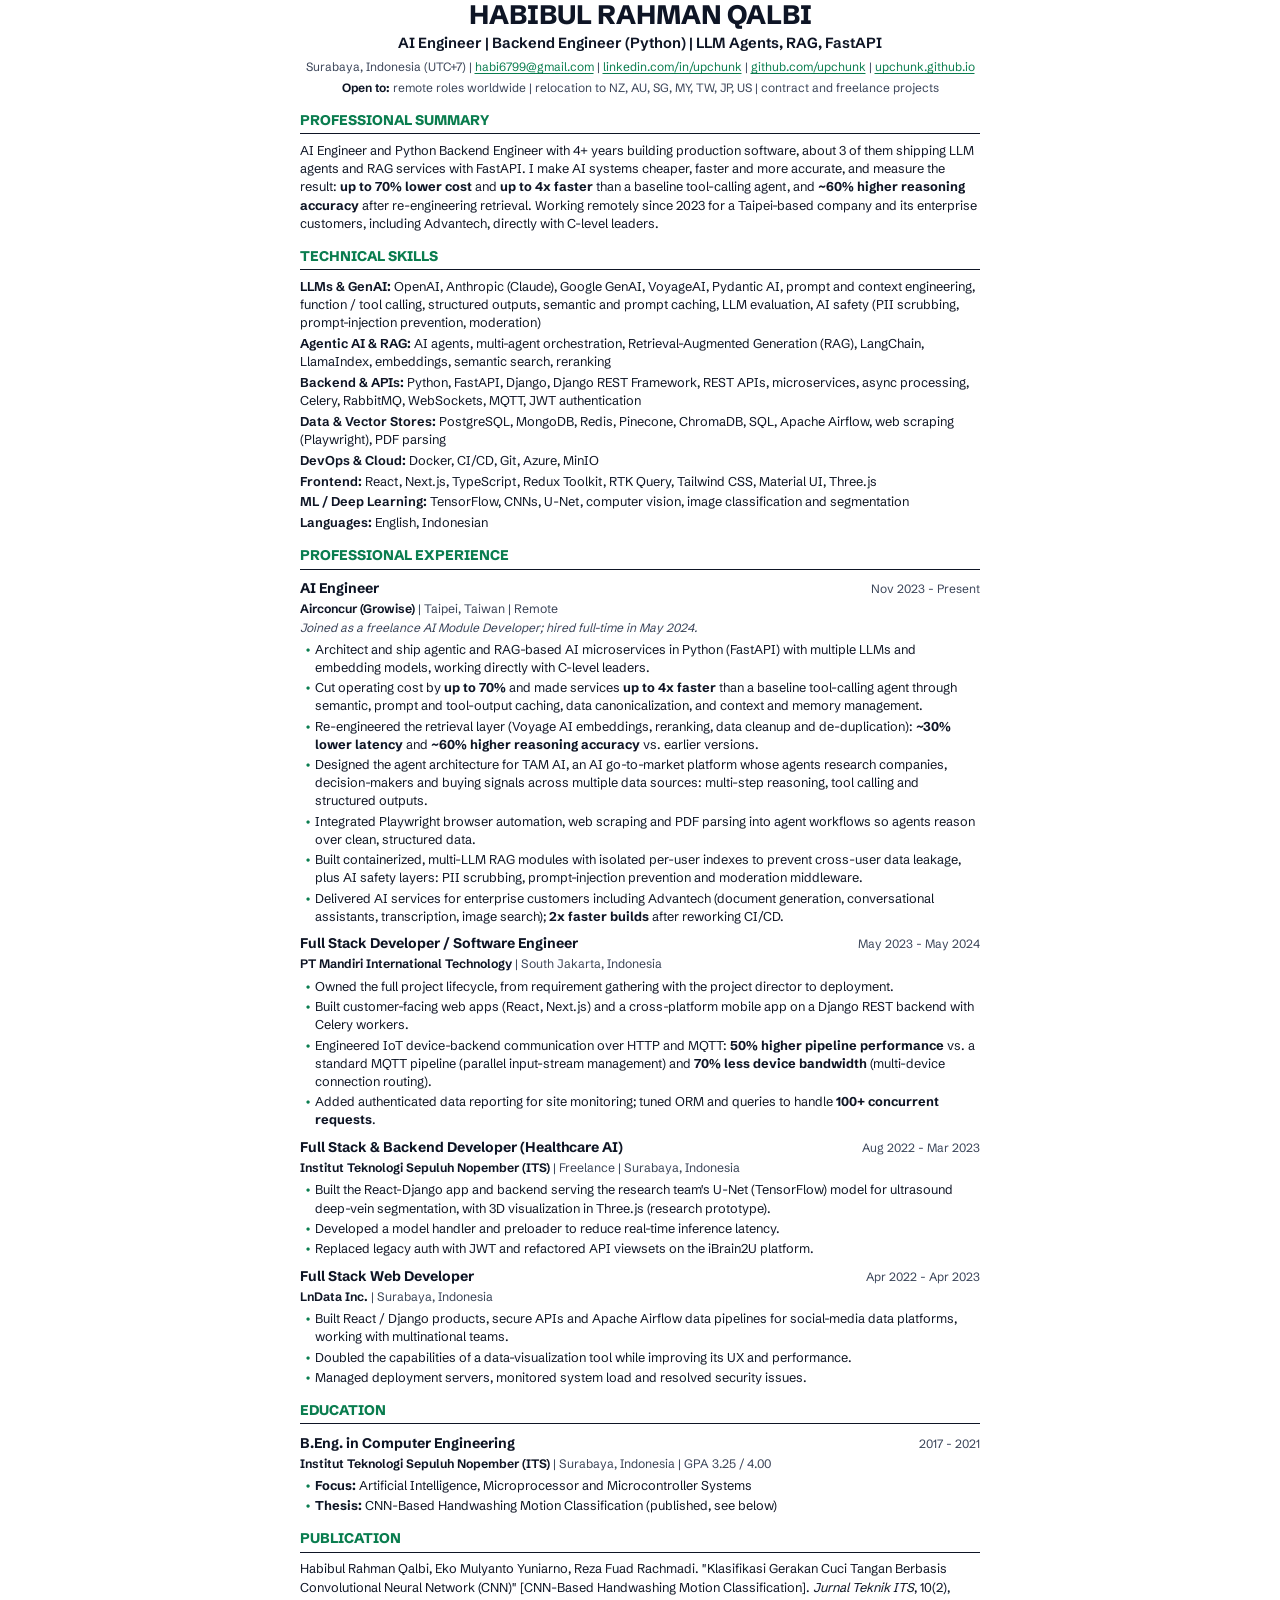
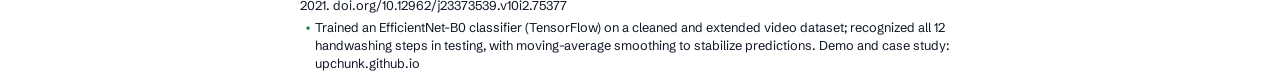
<file: cv.html>
<!doctype html>
<html lang="en">
<head>
  <meta charset="utf-8" />
  <title>Habibul Rahman Qalbi - AI Engineer, Backend Engineer (Python) - CV</title>
  <meta name="author" content="Habibul Rahman Qalbi" />
  <meta name="description" content="CV of Habibul Rahman Qalbi, AI Engineer and Python Backend Engineer: LLM agents, RAG, FastAPI, Django. Remote (UTC+7), open to relocation." />
  <!-- Source of Habibul_Rahman_Qalbi_CV.pdf. Regenerate with the command in README.md. -->
  <style>
@font-face{font-family:"Schibsted Grotesk";src:url("fonts/schibsted-grotesk-var-latin.woff2") format("woff2");font-weight:400 900}
@page{size:A4;margin:14mm 15mm}
*{margin:0;padding:0;box-sizing:border-box}
/* Ligatures off so ATS text extraction never sees "ﬁ"/"ﬂ" glyphs */
html{font:400 9.6pt/1.42 "Schibsted Grotesk",Arial,sans-serif;color:#0e1525;font-variant-ligatures:none;-webkit-print-color-adjust:exact;print-color-adjust:exact}
body{max-width:180mm;margin:0 auto}
a{color:inherit;text-decoration:none}
header{text-align:center}
h1{font-size:20pt;font-weight:760;line-height:1.1}
.title{font-size:11pt;font-weight:650;margin-top:3pt}
.contact,.open{font-size:9pt;margin-top:3pt;color:#3a4458}
.contact a{color:#0a7d4f;text-decoration:underline;text-underline-offset:1.5pt}
.open b{font-weight:650;color:#0e1525}
/* No letter-spacing on headings: spaced capitals extract as "E D U C A T I O N" */
h2{font-size:10.5pt;font-weight:760;text-transform:uppercase;color:#0a7d4f;border-bottom:1pt solid #0e1525;padding-bottom:2pt;margin:11pt 0 5pt}
p,li{orphans:2;widows:2}
.skills p{margin:2pt 0}
.skills b,.job b{font-weight:650}
.job{margin-top:7pt;break-inside:avoid-page}
.job-h{display:flex;justify-content:space-between;align-items:baseline;gap:12pt}
.job-h h3{font-size:10.5pt;font-weight:700}
.when{white-space:nowrap;font-size:9pt;color:#3a4458}
.org{font-size:9.2pt;color:#3a4458;margin-top:1pt}
.org b{color:#0e1525;font-weight:650}
.note{font-size:9pt;font-style:italic;color:#3a4458;margin-top:1pt}
ul{margin-top:3pt;list-style:none}
li{margin:1.6pt 0;padding-left:11pt;text-indent:-8pt}
/* Bullet as real text so parsers split items; CSS markers are drawn, not text */
li::before{content:"•";color:#0a7d4f;display:inline-block;width:8pt;text-indent:0}
strong{font-weight:700}
  </style>
</head>
<body>
  <header>
    <h1>HABIBUL RAHMAN QALBI</h1>
    <p class="title">AI Engineer | Backend Engineer (Python) | LLM Agents, RAG, FastAPI</p>
    <p class="contact">Surabaya, Indonesia (UTC+7) | <a href="mailto:habi6799@gmail.com">habi6799@gmail.com</a> | <a href="https://www.linkedin.com/in/upchunk">linkedin.com/in/upchunk</a> | <a href="https://github.com/upchunk">github.com/upchunk</a> | <a href="https://upchunk.github.io/">upchunk.github.io</a></p>
    <p class="open"><b>Open to:</b> remote roles worldwide | relocation to NZ, AU, SG, MY, TW, JP, US | contract and freelance projects</p>
  </header>

  <h2>Professional Summary</h2>
  <p>AI Engineer and Python Backend Engineer with 4+ years building production software, about 3 of them shipping LLM agents and RAG services with FastAPI. I make AI systems cheaper, faster and more accurate, and measure the result: <strong>up to 70% lower cost</strong> and <strong>up to 4x faster</strong> than a baseline tool-calling agent, and <strong>~60% higher reasoning accuracy</strong> after re-engineering retrieval. Working remotely since 2023 for a Taipei-based company and its enterprise customers, including Advantech, directly with C-level leaders.</p>

  <h2>Technical Skills</h2>
  <div class="skills">
    <p><b>LLMs &amp; GenAI:</b> OpenAI, Anthropic (Claude), Google GenAI, VoyageAI, Pydantic AI, prompt and context engineering, function / tool calling, structured outputs, semantic and prompt caching, LLM evaluation, AI safety (PII scrubbing, prompt-injection prevention, moderation)</p>
    <p><b>Agentic AI &amp; RAG:</b> AI agents, multi-agent orchestration, Retrieval-Augmented Generation (RAG), LangChain, LlamaIndex, embeddings, semantic search, reranking</p>
    <p><b>Backend &amp; APIs:</b> Python, FastAPI, Django, Django REST Framework, REST APIs, microservices, async processing, Celery, RabbitMQ, WebSockets, MQTT, JWT authentication</p>
    <p><b>Data &amp; Vector Stores:</b> PostgreSQL, MongoDB, Redis, Pinecone, ChromaDB, SQL, Apache Airflow, web scraping (Playwright), PDF parsing</p>
    <p><b>DevOps &amp; Cloud:</b> Docker, CI/CD, Git, Azure, MinIO</p>
    <p><b>Frontend:</b> React, Next.js, TypeScript, Redux Toolkit, RTK Query, Tailwind CSS, Material UI, Three.js</p>
    <p><b>ML / Deep Learning:</b> TensorFlow, CNNs, U-Net, computer vision, image classification and segmentation</p>
    <p><b>Languages:</b> English, Indonesian</p>
  </div>

  <h2>Professional Experience</h2>
  <section class="job">
    <div class="job-h"><h3>AI Engineer</h3><span class="when">Nov 2023 - Present</span></div>
    <p class="org"><b>Airconcur (Growise)</b> | Taipei, Taiwan | Remote</p>
    <p class="note">Joined as a freelance AI Module Developer; hired full-time in May 2024.</p>
    <ul>
      <li>Architect and ship agentic and RAG-based AI microservices in Python (FastAPI) with multiple LLMs and embedding models, working directly with C-level leaders.</li>
      <li>Cut operating cost by <strong>up to 70%</strong> and made services <strong>up to 4x faster</strong> than a baseline tool-calling agent through semantic, prompt and tool-output caching, data canonicalization, and context and memory management.</li>
      <li>Re-engineered the retrieval layer (Voyage AI embeddings, reranking, data cleanup and de-duplication): <strong>~30% lower latency</strong> and <strong>~60% higher reasoning accuracy</strong> vs. earlier versions.</li>
      <li>Designed the agent architecture for TAM AI, an AI go-to-market platform whose agents research companies, decision-makers and buying signals across multiple data sources: multi-step reasoning, tool calling and structured outputs.</li>
      <li>Integrated Playwright browser automation, web scraping and PDF parsing into agent workflows so agents reason over clean, structured data.</li>
      <li>Built containerized, multi-LLM RAG modules with isolated per-user indexes to prevent cross-user data leakage, plus AI safety layers: PII scrubbing, prompt-injection prevention and moderation middleware.</li>
      <li>Delivered AI services for enterprise customers including Advantech (document generation, conversational assistants, transcription, image search); <strong>2x faster builds</strong> after reworking CI/CD.</li>
    </ul>
  </section>
  <section class="job">
    <div class="job-h"><h3>Full Stack Developer / Software Engineer</h3><span class="when">May 2023 - May 2024</span></div>
    <p class="org"><b>PT Mandiri International Technology</b> | South Jakarta, Indonesia</p>
    <ul>
      <li>Owned the full project lifecycle, from requirement gathering with the project director to deployment.</li>
      <li>Built customer-facing web apps (React, Next.js) and a cross-platform mobile app on a Django REST backend with Celery workers.</li>
      <li>Engineered IoT device-backend communication over HTTP and MQTT: <strong>50% higher pipeline performance</strong> vs. a standard MQTT pipeline (parallel input-stream management) and <strong>70% less device bandwidth</strong> (multi-device connection routing).</li>
      <li>Added authenticated data reporting for site monitoring; tuned ORM and queries to handle <strong>100+ concurrent requests</strong>.</li>
    </ul>
  </section>
  <section class="job">
    <div class="job-h"><h3>Full Stack &amp; Backend Developer (Healthcare AI)</h3><span class="when">Aug 2022 - Mar 2023</span></div>
    <p class="org"><b>Institut Teknologi Sepuluh Nopember (ITS)</b> | Freelance | Surabaya, Indonesia</p>
    <ul>
      <li>Built the React-Django app and backend serving the research team's U-Net (TensorFlow) model for ultrasound deep-vein segmentation, with 3D visualization in Three.js (research prototype).</li>
      <li>Developed a model handler and preloader to reduce real-time inference latency.</li>
      <li>Replaced legacy auth with JWT and refactored API viewsets on the iBrain2U platform.</li>
    </ul>
  </section>
  <section class="job">
    <div class="job-h"><h3>Full Stack Web Developer</h3><span class="when">Apr 2022 - Apr 2023</span></div>
    <p class="org"><b>LnData Inc.</b> | Surabaya, Indonesia</p>
    <ul>
      <li>Built React / Django products, secure APIs and Apache Airflow data pipelines for social-media data platforms, working with multinational teams.</li>
      <li>Doubled the capabilities of a data-visualization tool while improving its UX and performance.</li>
      <li>Managed deployment servers, monitored system load and resolved security issues.</li>
    </ul>
  </section>

  <h2>Education</h2>
  <section class="job">
    <div class="job-h"><h3>B.Eng. in Computer Engineering</h3><span class="when">2017 - 2021</span></div>
    <p class="org"><b>Institut Teknologi Sepuluh Nopember (ITS)</b> | Surabaya, Indonesia | GPA 3.25 / 4.00</p>
    <ul>
      <li><strong>Focus:</strong> Artificial Intelligence, Microprocessor and Microcontroller Systems</li>
      <li><strong>Thesis:</strong> CNN-Based Handwashing Motion Classification (published, see below)</li>
    </ul>
  </section>

  <h2>Publication</h2>
  <p>Habibul Rahman Qalbi, Eko Mulyanto Yuniarno, Reza Fuad Rachmadi. "Klasifikasi Gerakan Cuci Tangan Berbasis Convolutional Neural Network (CNN)" [CNN-Based Handwashing Motion Classification]. <em>Jurnal Teknik ITS</em>, 10(2), 2021. <a href="https://doi.org/10.12962/j23373539.v10i2.75377">doi.org/10.12962/j23373539.v10i2.75377</a></p>
  <ul>
    <li>Trained an EfficientNet-B0 classifier (TensorFlow) on a cleaned and extended video dataset; recognized all 12 handwashing steps in testing, with moving-average smoothing to stabilize predictions. Demo and case study: upchunk.github.io</li>
  </ul>
</body>
</html>
</file>
